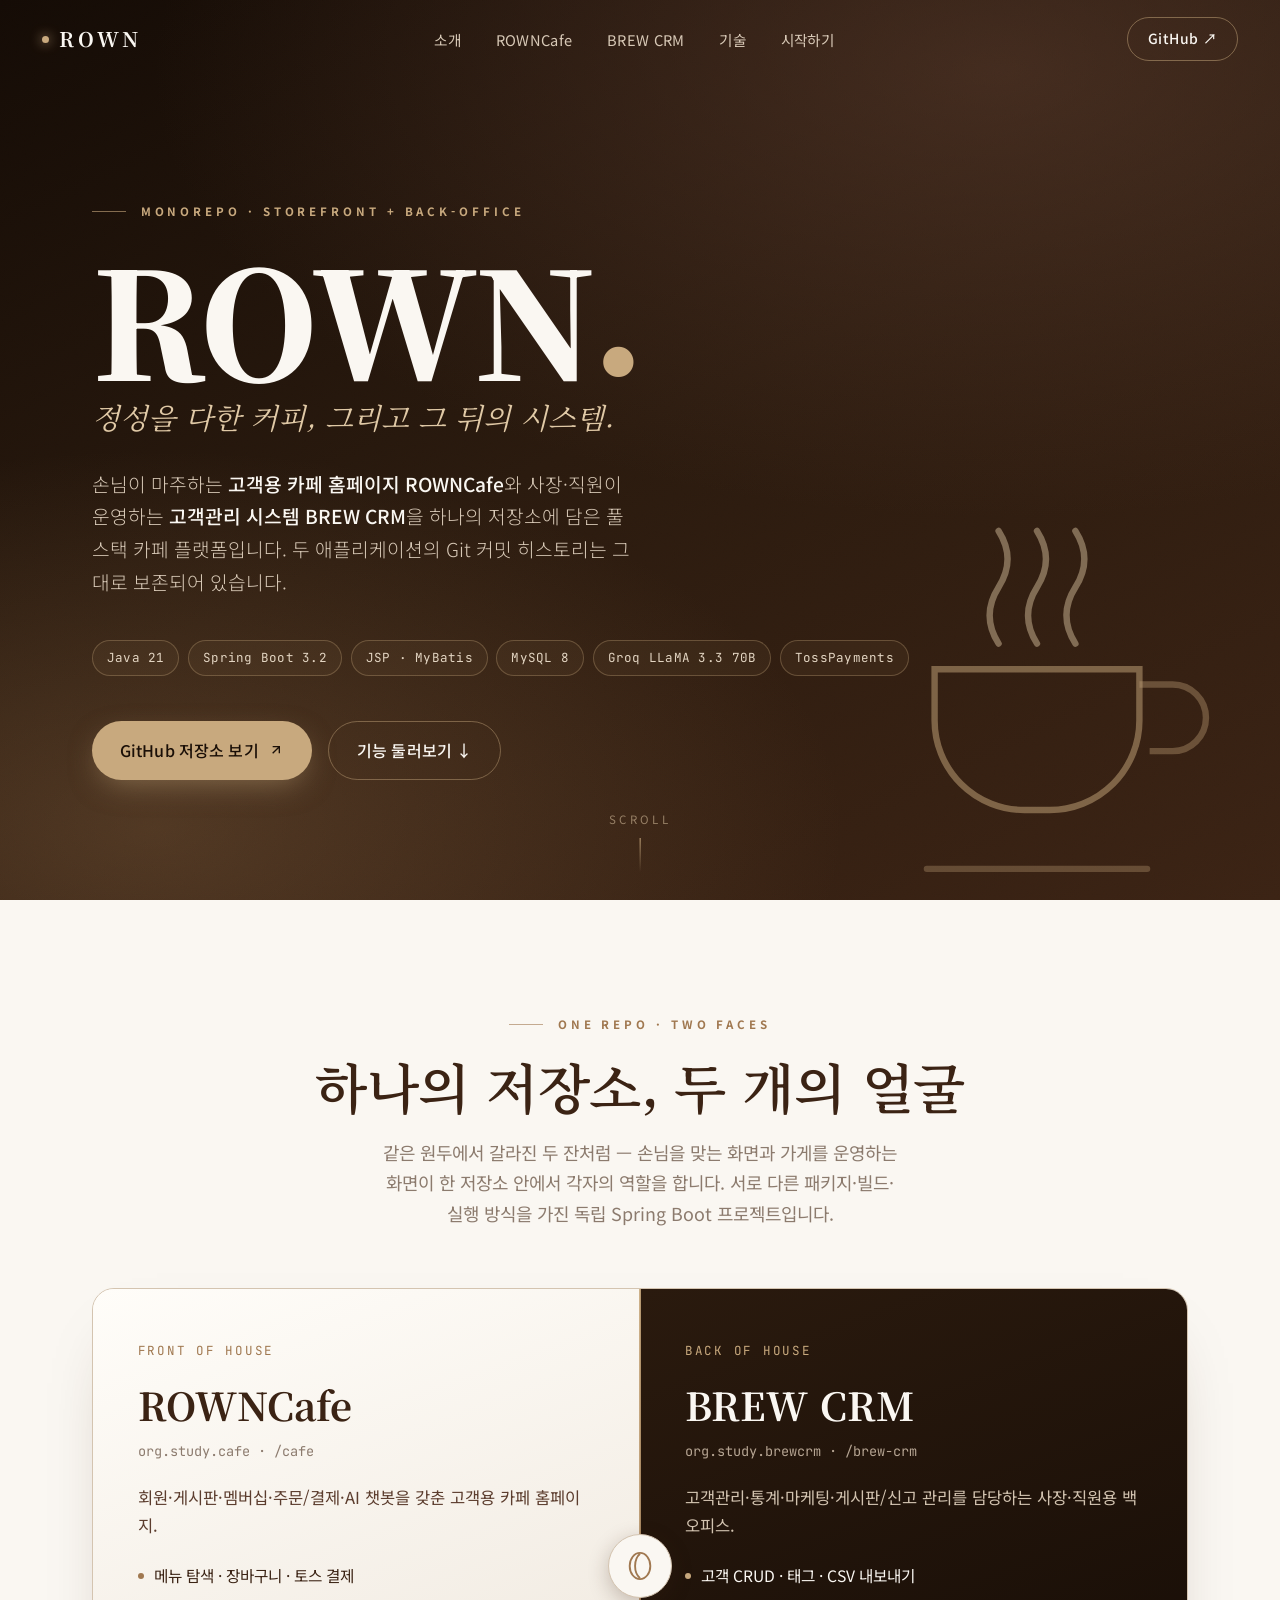
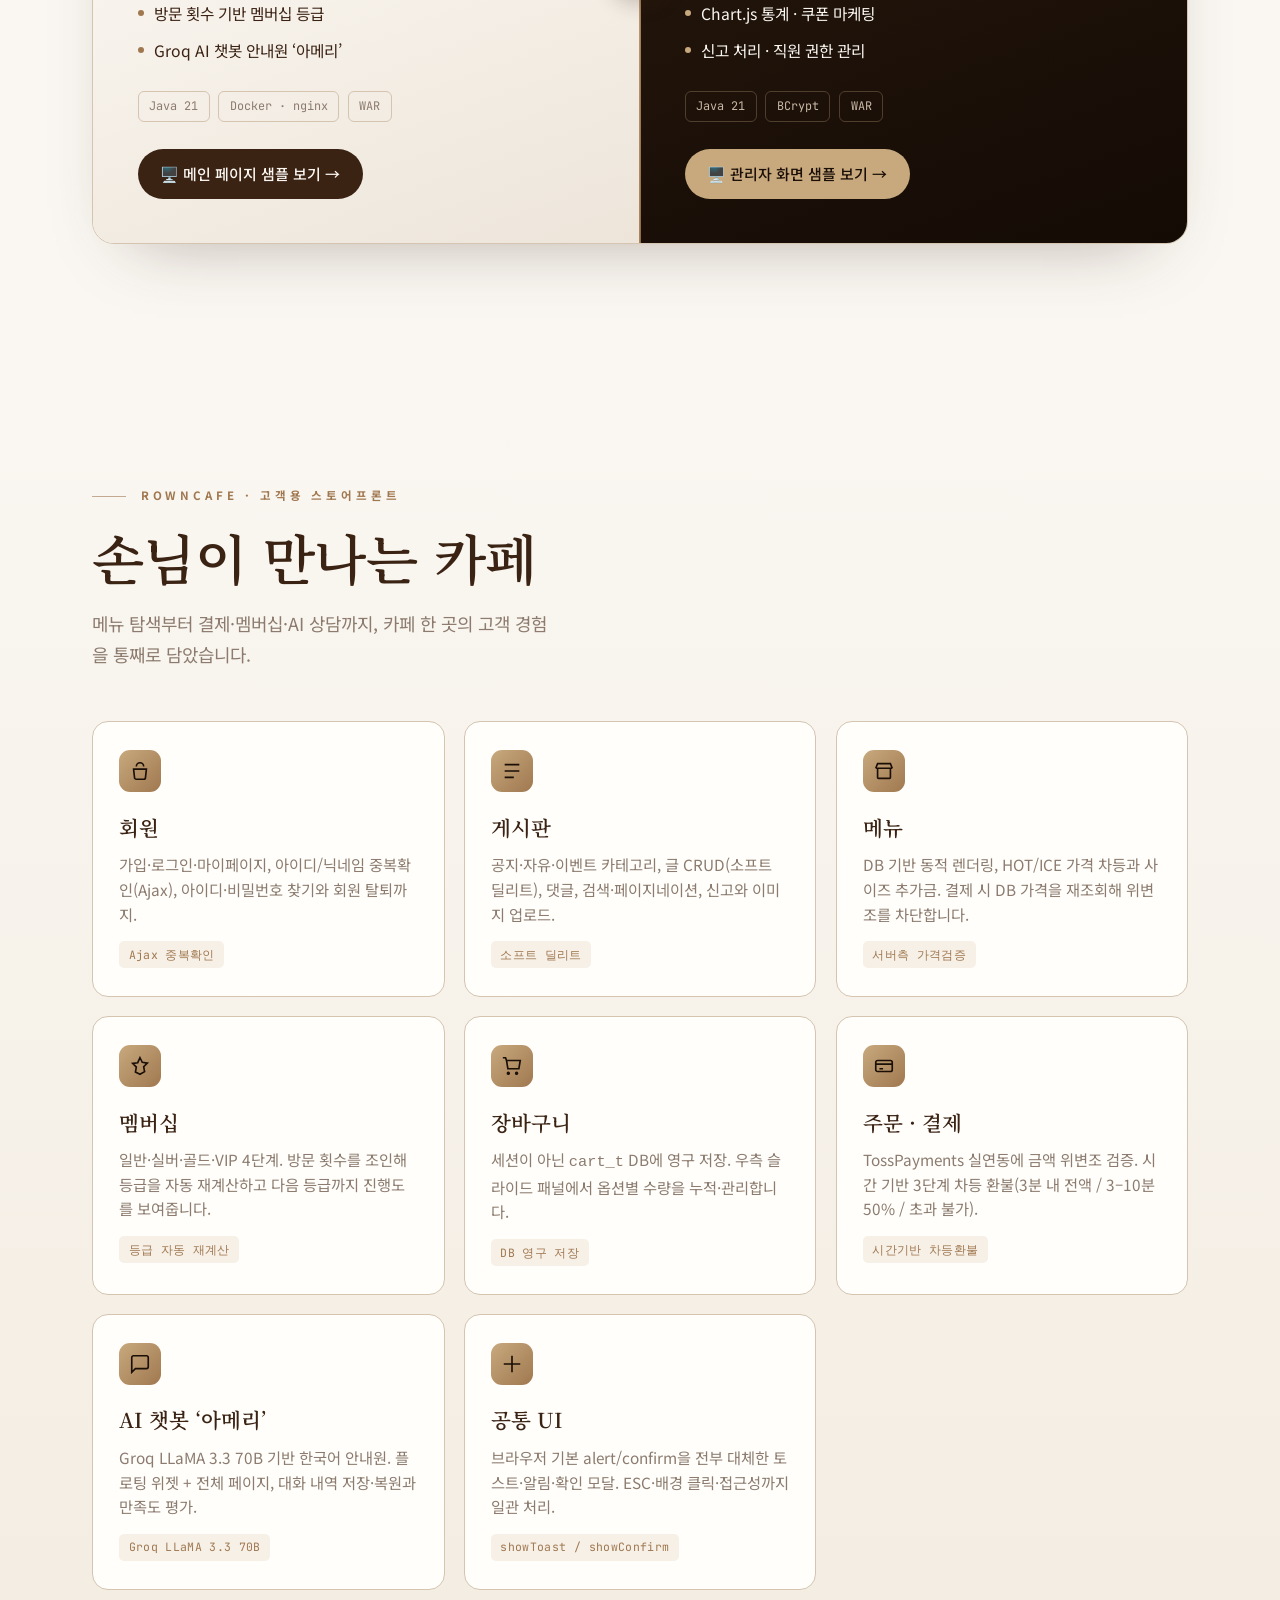
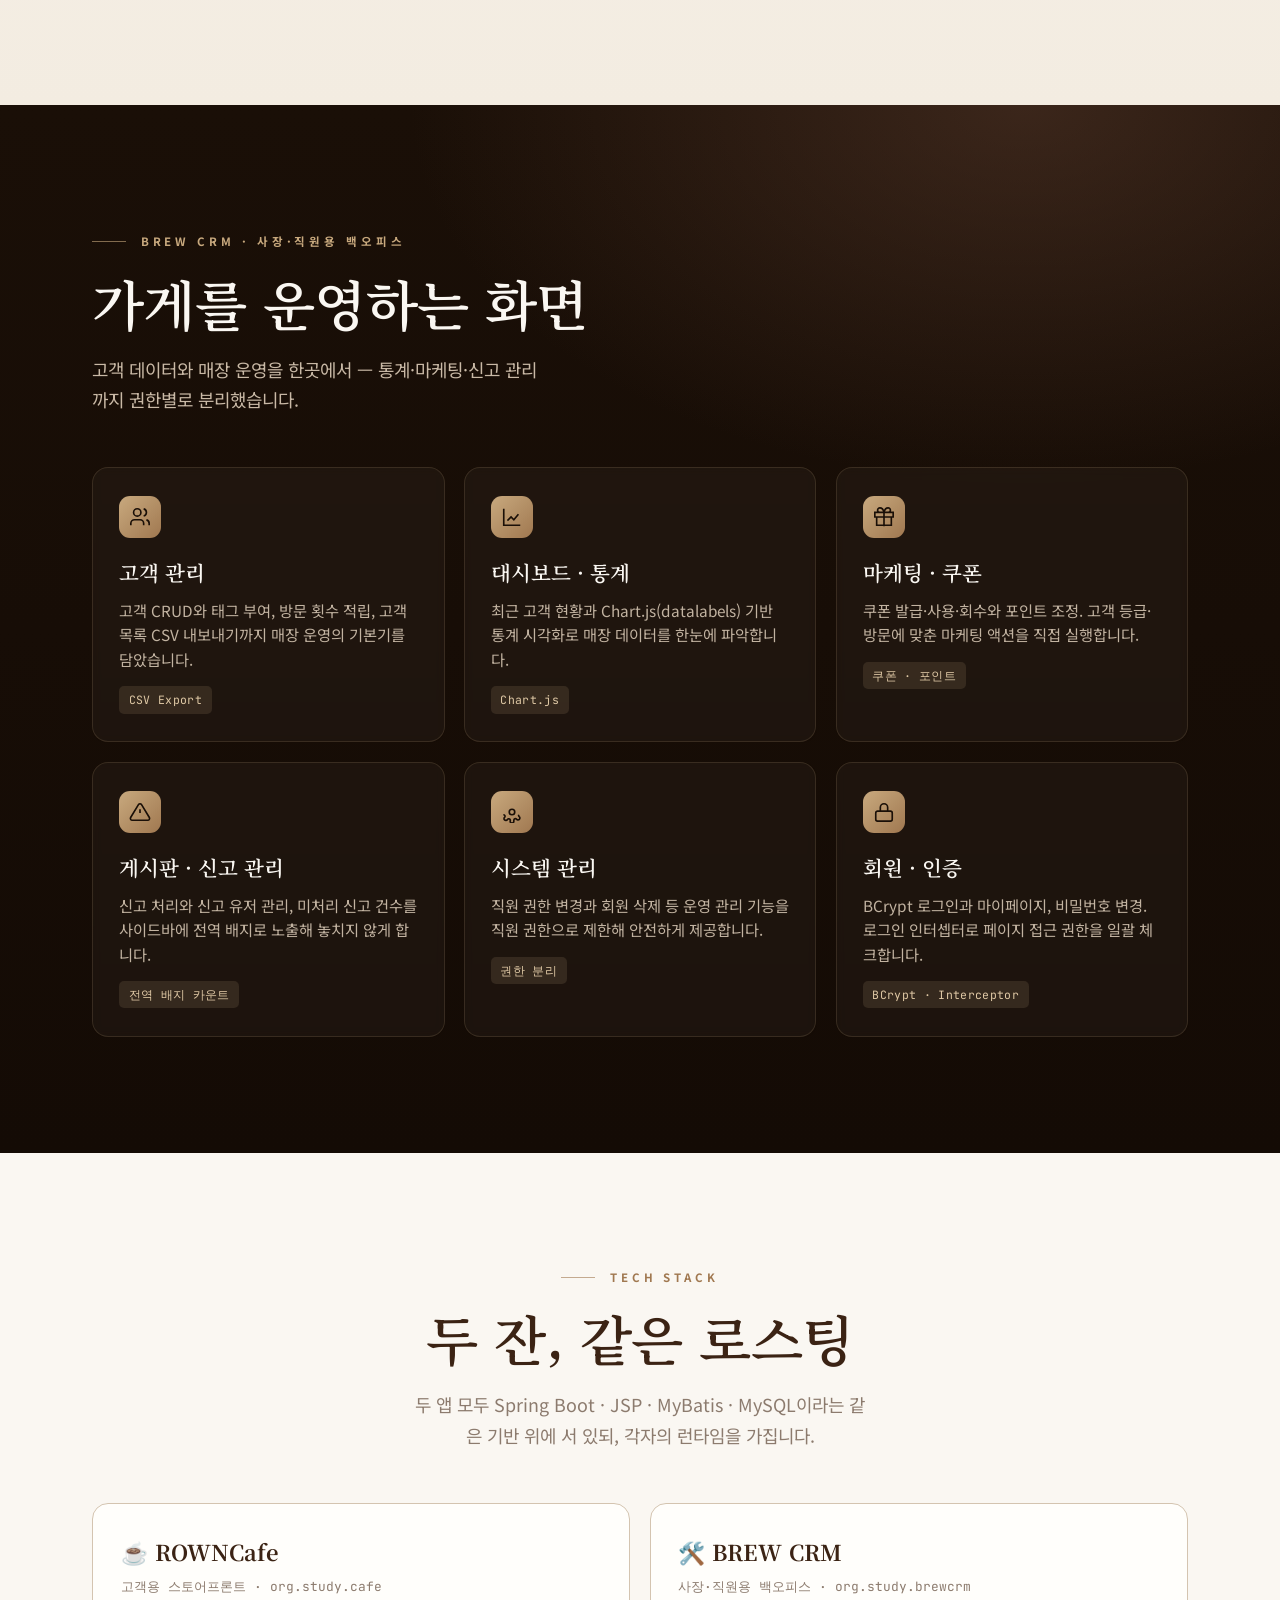
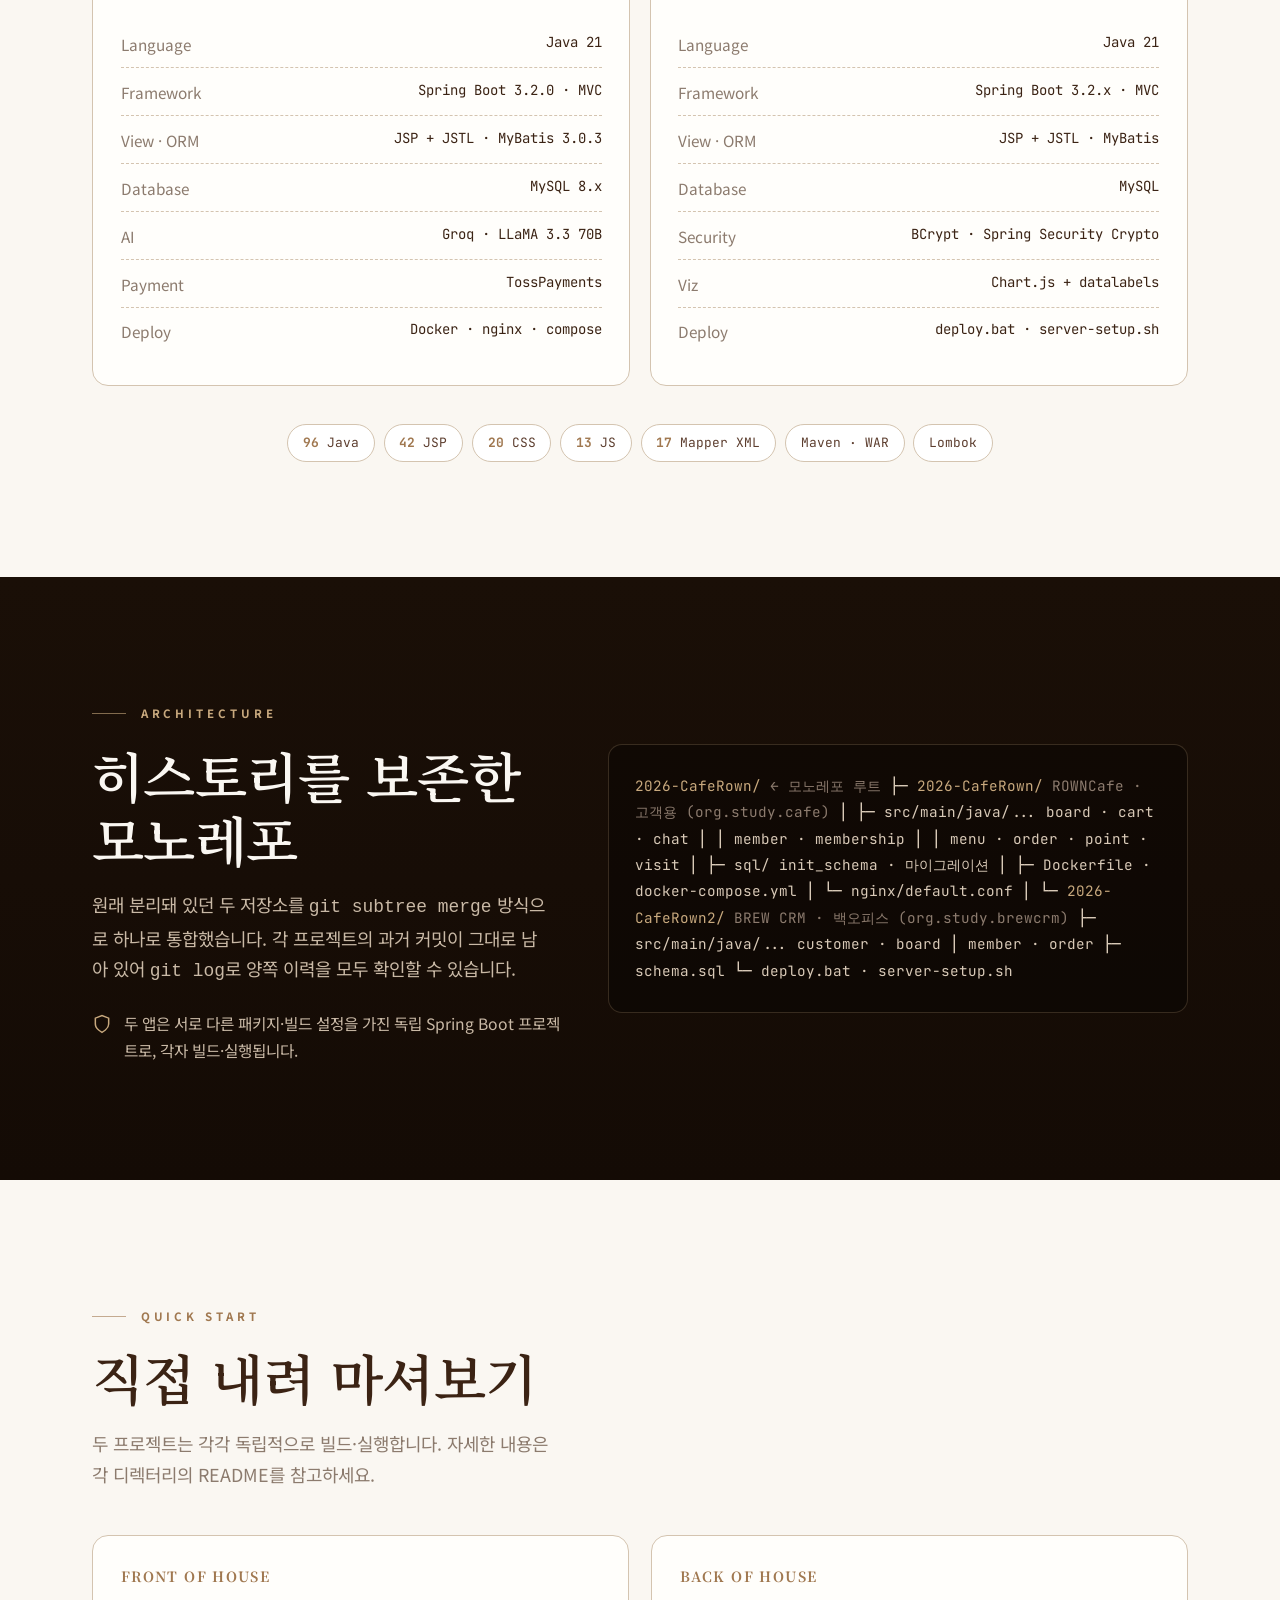
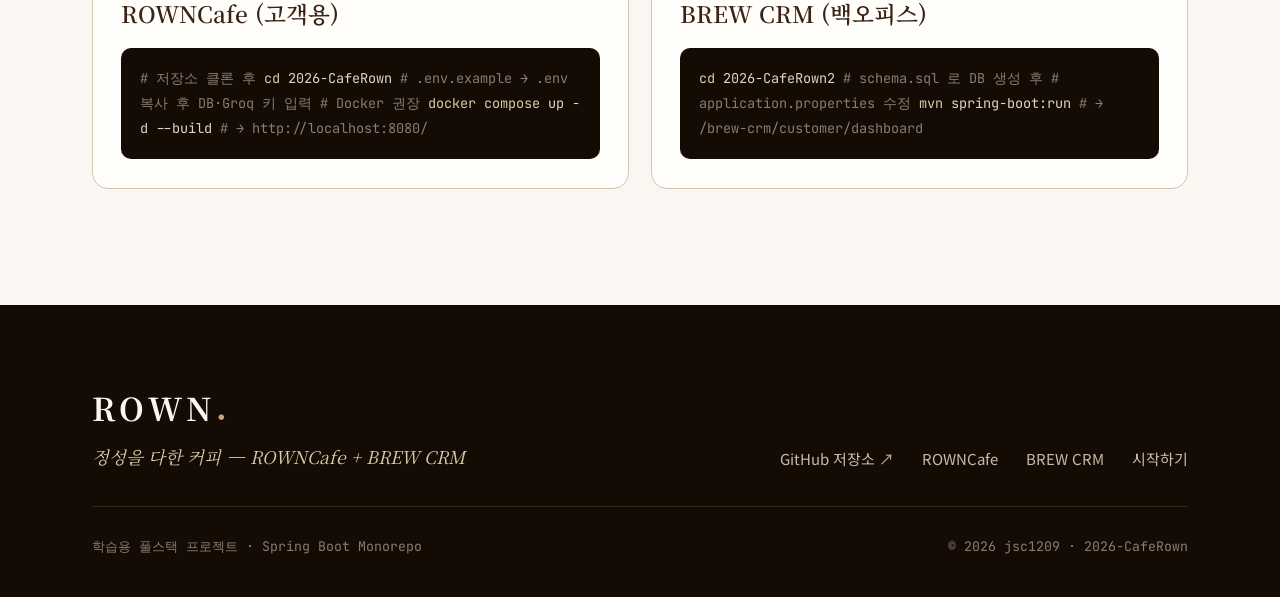
<file: docs/index.html>
<!DOCTYPE html>
<html lang="ko">
<head>
<meta charset="UTF-8" />
<meta name="viewport" content="width=device-width, initial-scale=1.0" />
<title>ROWN — 카페 플랫폼 · ROWNCafe + BREW CRM</title>
<meta name="description" content="고객용 카페 홈페이지 ROWNCafe와 사장·직원용 고객관리 시스템 BREW CRM을 하나의 저장소에 담은 풀스택 카페 플랫폼. Spring Boot · JSP · MyBatis · MySQL · Groq AI." />
<link rel="canonical" href="https://jsc1209.github.io/2026-CafeRown/" />
<meta property="og:type" content="website" />
<meta property="og:title" content="ROWN — 카페 플랫폼 (ROWNCafe + BREW CRM)" />
<meta property="og:description" content="하나의 저장소, 두 개의 얼굴 — 고객용 스토어프론트와 사장용 백오피스를 담은 풀스택 카페 플랫폼." />
<meta property="og:url" content="https://jsc1209.github.io/2026-CafeRown/" />
<link rel="preconnect" href="https://fonts.googleapis.com" />
<link rel="preconnect" href="https://fonts.gstatic.com" crossorigin />
<link href="https://fonts.googleapis.com/css2?family=Noto+Serif+KR:wght@400;500;600;700;900&family=Noto+Sans+KR:wght@300;400;500;700&family=JetBrains+Mono:wght@400;500&display=swap" rel="stylesheet" />
<style>
  :root{
    /* ── ROWN 브랜드 팔레트 (코드베이스에서 추출) ── */
    --espresso-950:#140B05;
    --espresso-900:#1A0F07;
    --espresso-800:#2A1A0E;
    --espresso-700:#3B2314;
    --espresso-600:#5C3D2E;
    --gold:#C8A97E;
    --gold-bright:#E0C9A6;
    --gold-deep:#A07850;
    --cream:#FAF7F2;
    --beige:#EDE5DA;
    --line:#D4C4B0;
    --muted:#8C7B6E;

    --serif:'Noto Serif KR',serif;
    --sans:'Noto Sans KR',sans-serif;
    --mono:'JetBrains Mono',ui-monospace,'SFMono-Regular',monospace;

    --maxw:1180px;
    --ease:cubic-bezier(.22,.61,.36,1);
  }

  *,*::before,*::after{box-sizing:border-box;margin:0;padding:0}
  html{font-size:clamp(15px,.55vw + .65rem,18px);scroll-behavior:smooth;-webkit-text-size-adjust:100%}
  body{
    font-family:var(--sans);
    background:var(--cream);
    color:var(--espresso-700);
    line-height:1.7;
    overflow-x:hidden;
    -webkit-font-smoothing:antialiased;
  }
  img,svg{display:block;max-width:100%}
  a{color:inherit;text-decoration:none}
  ::selection{background:var(--gold);color:var(--espresso-900)}

  .wrap{max-width:var(--maxw);margin-inline:auto;padding-inline:clamp(1.2rem,4vw,2.4rem)}

  .eyebrow{
    font-size:.66rem;letter-spacing:.34em;text-transform:uppercase;font-weight:700;
    display:inline-flex;align-items:center;gap:.85rem;color:var(--gold-deep);
  }
  .eyebrow::before{content:"";width:34px;height:1px;background:currentColor;opacity:.6}
  .eyebrow.on-dark{color:var(--gold)}

  h2.section-title{
    font-family:var(--serif);font-weight:600;line-height:1.18;
    font-size:clamp(1.9rem,4.4vw,3.1rem);letter-spacing:-.01em;
    margin:1.1rem 0 1.1rem;
  }
  .section-lead{font-size:clamp(1rem,1.4vw,1.12rem);color:var(--muted);max-width:46ch}
  .on-dark .section-lead{color:#C9B9A6}

  /* ───────────────────────── NAV ───────────────────────── */
  .nav{
    position:fixed;inset:0 0 auto 0;z-index:50;
    display:flex;align-items:center;justify-content:space-between;
    padding:1rem clamp(1.2rem,4vw,2.4rem);
    transition:background .4s var(--ease),backdrop-filter .4s,border-color .4s,padding .4s;
    border-bottom:1px solid transparent;
  }
  .nav.scrolled{
    background:rgba(20,11,5,.82);backdrop-filter:blur(14px) saturate(140%);
    border-bottom-color:rgba(200,169,126,.18);padding-block:.7rem;
  }
  .brand{display:flex;align-items:center;gap:.6rem;font-family:var(--serif);font-weight:700;
    font-size:1.15rem;letter-spacing:.16em;color:var(--cream)}
  .brand .dot{width:7px;height:7px;border-radius:50%;background:var(--gold);box-shadow:0 0 12px var(--gold)}
  .nav-links{display:flex;align-items:center;gap:2rem;list-style:none}
  .nav-links a{font-size:.84rem;color:#D8C9B7;letter-spacing:.02em;transition:color .25s}
  .nav-links a:hover{color:var(--gold-bright)}
  .nav-cta{
    font-size:.8rem;font-weight:500;letter-spacing:.04em;
    padding:.5rem 1.1rem;border:1px solid rgba(200,169,126,.5);border-radius:999px;
    color:var(--cream);transition:background .25s,border-color .25s,color .25s;
  }
  .nav-cta:hover{background:var(--gold);border-color:var(--gold);color:var(--espresso-900)}
  .nav-burger{display:none;background:none;border:0;color:var(--cream);font-size:1.4rem;line-height:1}
  @media(max-width:820px){
    .nav-links{display:none}
    .nav-burger{display:block}
  }

  /* ───────────────────────── HERO ───────────────────────── */
  .hero{
    position:relative;min-height:100svh;display:flex;align-items:center;
    background:
      radial-gradient(120% 90% at 78% 8%,rgba(92,61,46,.55) 0%,transparent 55%),
      radial-gradient(90% 70% at 12% 92%,rgba(160,120,80,.30) 0%,transparent 60%),
      linear-gradient(155deg,var(--espresso-950) 0%,var(--espresso-800) 48%,var(--espresso-700) 100%);
    overflow:hidden;
  }
  /* 필름 그레인 */
  .hero::after{
    content:"";position:absolute;inset:0;pointer-events:none;opacity:.05;mix-blend-mode:overlay;
    background-image:url("data:image/svg+xml,%3Csvg xmlns='http://www.w3.org/2000/svg' width='160' height='160'%3E%3Cfilter id='n'%3E%3CfeTurbulence type='fractalNoise' baseFrequency='.9' numOctaves='2'/%3E%3C/filter%3E%3Crect width='100%25' height='100%25' filter='url(%23n)'/%3E%3C/svg%3E");
  }
  .hero-inner{position:relative;z-index:2;width:100%;padding-block:8rem 4rem}
  .hero h1{
    font-family:var(--serif);font-weight:900;color:var(--cream);
    font-size:clamp(3.6rem,13vw,8.5rem);line-height:.92;letter-spacing:-.02em;
    margin:1.6rem 0 .4rem;
  }
  .hero h1 .accent{color:var(--gold);position:relative}
  .hero .tagline{
    font-family:var(--serif);font-weight:400;font-style:italic;
    font-size:clamp(1.1rem,2.6vw,1.65rem);color:var(--gold-bright);margin-bottom:1.5rem;
  }
  .hero p.lede{
    max-width:54ch;color:#D8C9B7;font-size:clamp(1rem,1.5vw,1.12rem);font-weight:300;
    margin-bottom:2.4rem;
  }
  .hero p.lede strong{color:var(--cream);font-weight:500}
  .hero-meta{display:flex;flex-wrap:wrap;gap:.5rem;margin-bottom:2.6rem}
  .chip{
    font-family:var(--mono);font-size:.72rem;letter-spacing:.02em;
    padding:.35rem .8rem;border:1px solid rgba(200,169,126,.32);border-radius:999px;
    color:#E3D5C2;background:rgba(200,169,126,.06);
  }
  .hero-cta{display:flex;flex-wrap:wrap;gap:.9rem}
  .btn{
    display:inline-flex;align-items:center;gap:.55rem;font-weight:500;font-size:.92rem;
    padding:.85rem 1.6rem;border-radius:999px;letter-spacing:.01em;
    transition:transform .25s var(--ease),box-shadow .25s,background .25s,color .25s;
  }
  .btn-primary{background:var(--gold);color:var(--espresso-900);box-shadow:0 10px 30px -8px rgba(200,169,126,.5)}
  .btn-primary:hover{transform:translateY(-2px);box-shadow:0 16px 38px -8px rgba(200,169,126,.65);background:var(--gold-bright)}
  .btn-ghost{border:1px solid rgba(200,169,126,.45);color:var(--cream)}
  .btn-ghost:hover{transform:translateY(-2px);background:rgba(200,169,126,.12)}

  /* 김(steam) + 컵 시그니처 */
  .steam-cup{position:absolute;right:clamp(-40px,4vw,80px);bottom:0;z-index:1;opacity:.9;
    width:clamp(220px,30vw,420px)}
  .steam{transform-origin:bottom center}
  .steam path{stroke:rgba(224,201,166,.5);stroke-width:5;fill:none;stroke-linecap:round}
  .s1{animation:rise 4.6s var(--ease) infinite}
  .s2{animation:rise 5.4s var(--ease) infinite .8s}
  .s3{animation:rise 6.0s var(--ease) infinite 1.6s}
  @keyframes rise{
    0%{opacity:0;transform:translateY(14px) scaleY(.85)}
    25%{opacity:.7}
    70%{opacity:.35}
    100%{opacity:0;transform:translateY(-26px) scaleY(1.15)}
  }
  @media(max-width:720px){.steam-cup{opacity:.22;right:-30px}}

  .scroll-cue{position:absolute;left:50%;bottom:1.6rem;transform:translateX(-50%);z-index:2;
    color:rgba(224,201,166,.55);font-size:.66rem;letter-spacing:.3em;text-transform:uppercase;
    display:flex;flex-direction:column;align-items:center;gap:.5rem}
  .scroll-cue .bar{width:1px;height:34px;background:linear-gradient(var(--gold),transparent);
    animation:cue 2.2s ease-in-out infinite}
  @keyframes cue{0%,100%{transform:scaleY(.4);opacity:.4}50%{transform:scaleY(1);opacity:1}}

  /* ──────────────── 시그니처: 두 개의 얼굴 ──────────────── */
  .duality{background:var(--cream);padding:clamp(4.5rem,9vw,7.5rem) 0;position:relative}
  .duality-head{text-align:center;display:flex;flex-direction:column;align-items:center;margin-bottom:3.4rem}
  .duality-head .section-lead{text-align:center;max-width:52ch}
  .split{
    position:relative;display:grid;grid-template-columns:1fr 1fr;
    border:1px solid var(--line);border-radius:22px;overflow:hidden;
    box-shadow:0 30px 70px -40px rgba(58,35,20,.4);
  }
  .face{padding:clamp(1.8rem,3.5vw,3rem)}
  .face-front{background:linear-gradient(160deg,#FFFDF9 0%,var(--beige) 100%)}
  .face-back{background:linear-gradient(160deg,var(--espresso-800) 0%,var(--espresso-950) 100%);color:var(--cream)}
  .face .role{font-family:var(--mono);font-size:.72rem;letter-spacing:.14em;text-transform:uppercase;color:var(--gold-deep)}
  .face-back .role{color:var(--gold)}
  .face h3{font-family:var(--serif);font-weight:700;font-size:clamp(1.6rem,3.2vw,2.2rem);margin:.5rem 0 .2rem}
  .face .ctx{font-family:var(--mono);font-size:.78rem;color:var(--muted);margin-bottom:1.1rem}
  .face-back .ctx{color:#B6A593}
  .face p.desc{font-size:.95rem;margin-bottom:1.4rem;color:var(--espresso-600)}
  .face-back p.desc{color:#D2C3B0}
  .mini{list-style:none;display:flex;flex-direction:column;gap:.6rem}
  .mini li{display:flex;align-items:flex-start;gap:.6rem;font-size:.9rem}
  .mini li::before{content:"";flex:0 0 auto;width:6px;height:6px;margin-top:.55rem;border-radius:50%;
    background:var(--gold-deep)}
  .face-back .mini li::before{background:var(--gold)}
  .face .specs{margin-top:1.5rem;display:flex;gap:.5rem;flex-wrap:wrap}
  .face .specs span{font-family:var(--mono);font-size:.68rem;padding:.28rem .6rem;border-radius:6px;
    border:1px solid var(--line);color:var(--muted)}
  .face-back .specs span{border-color:rgba(200,169,126,.3);color:#C9B9A6}
  .face-sample{display:inline-flex;align-items:center;gap:.5rem;margin-top:1.5rem;font-size:.86rem;font-weight:500;
    padding:.7rem 1.3rem;border-radius:999px;transition:transform .25s var(--ease),box-shadow .25s,background .25s,color .25s}
  .face-front .face-sample{background:var(--espresso-700);color:var(--cream)}
  .face-front .face-sample:hover{transform:translateY(-2px);background:var(--gold-deep);box-shadow:0 12px 26px -12px rgba(58,35,20,.6)}
  .face-back .face-sample{background:var(--gold);color:var(--espresso-900)}
  .face-back .face-sample:hover{transform:translateY(-2px);background:var(--gold-bright);box-shadow:0 12px 28px -10px rgba(200,169,126,.55)}

  /* 가운데 솔기 + 원두 */
  .seam{position:absolute;top:0;bottom:0;left:50%;width:2px;transform:translateX(-50%);
    background:linear-gradient(var(--gold),var(--gold-deep));opacity:.9;z-index:3}
  .bean{position:absolute;top:50%;left:50%;transform:translate(-50%,-50%);z-index:4;
    width:64px;height:64px;border-radius:50%;background:var(--cream);
    display:grid;place-items:center;box-shadow:0 6px 20px rgba(58,35,20,.25);border:1px solid var(--line)}
  @media(max-width:760px){
    .split{grid-template-columns:1fr}
    .seam{left:0;right:0;top:50%;bottom:auto;width:auto;height:2px;transform:translateY(-50%);
      background:linear-gradient(90deg,var(--gold),var(--gold-deep))}
  }

  /* ──────────────── 기능 섹션 (공통) ──────────────── */
  .features{padding:clamp(4.5rem,9vw,7rem) 0}
  .feat-front{background:linear-gradient(180deg,var(--cream),#F3ECE1)}
  .feat-back{background:
    radial-gradient(80% 60% at 80% 0%,rgba(92,61,46,.5),transparent 60%),
    linear-gradient(180deg,var(--espresso-900),var(--espresso-950));color:var(--cream)}
  .feat-back.on-dark .section-title{color:var(--cream)}
  .feat-head{margin-bottom:3rem;max-width:62ch}
  .grid{display:grid;grid-template-columns:repeat(auto-fill,minmax(260px,1fr));gap:1.1rem}
  .card{
    position:relative;padding:1.6rem 1.5rem;border-radius:16px;overflow:hidden;
    transition:transform .35s var(--ease),box-shadow .35s,border-color .35s;
  }
  .feat-front .card{background:#FFFEFB;border:1px solid var(--line)}
  .feat-front .card:hover{transform:translateY(-5px);box-shadow:0 20px 40px -22px rgba(58,35,20,.45);border-color:var(--gold)}
  .feat-back .card{background:rgba(255,255,255,.035);border:1px solid rgba(200,169,126,.16);backdrop-filter:blur(4px)}
  .feat-back .card:hover{transform:translateY(-5px);border-color:rgba(200,169,126,.5);background:rgba(255,255,255,.06)}
  .card .ico{width:42px;height:42px;border-radius:11px;display:grid;place-items:center;margin-bottom:1rem;
    background:linear-gradient(135deg,var(--gold),var(--gold-deep))}
  .card .ico svg{width:22px;height:22px;stroke:var(--espresso-900);stroke-width:1.8;fill:none}
  .card h4{font-family:var(--serif);font-weight:600;font-size:1.18rem;margin-bottom:.45rem}
  .feat-back .card h4{color:var(--cream)}
  .card p{font-size:.88rem;color:var(--muted);line-height:1.6}
  .feat-back .card p{color:#C2B3A1}
  .card .tag{display:inline-block;margin-top:.85rem;font-family:var(--mono);font-size:.66rem;
    letter-spacing:.03em;padding:.22rem .55rem;border-radius:5px;
    background:rgba(200,169,126,.16);color:var(--gold-deep)}
  .feat-back .card .tag{background:rgba(200,169,126,.14);color:var(--gold-bright)}

  /* ──────────────── 기술 스택 ──────────────── */
  .tech{background:var(--cream);padding:clamp(4.5rem,9vw,7rem) 0}
  .tech-head{text-align:center;display:flex;flex-direction:column;align-items:center;margin-bottom:3rem}
  .tech-head .section-lead{text-align:center}
  .stack-grid{display:grid;grid-template-columns:1fr 1fr;gap:1.1rem;margin-bottom:2.2rem}
  .stack-col{border:1px solid var(--line);border-radius:16px;padding:1.7rem 1.6rem;background:#FFFEFB}
  .stack-col h4{font-family:var(--serif);font-weight:700;font-size:1.25rem;display:flex;align-items:center;gap:.6rem;margin-bottom:.3rem}
  .stack-col .sub{font-family:var(--mono);font-size:.74rem;color:var(--muted);margin-bottom:1.3rem}
  .kv{display:flex;justify-content:space-between;gap:1rem;padding:.6rem 0;border-bottom:1px dashed var(--line);font-size:.88rem}
  .kv:last-child{border-bottom:0}
  .kv .k{color:var(--muted)}
  .kv .v{font-family:var(--mono);font-size:.8rem;color:var(--espresso-700);text-align:right}
  .badges{display:flex;flex-wrap:wrap;gap:.5rem;justify-content:center}
  .badge{font-family:var(--mono);font-size:.74rem;padding:.4rem .85rem;border-radius:999px;
    border:1px solid var(--line);background:#fff;color:var(--espresso-600)}
  .badge b{color:var(--gold-deep)}
  @media(max-width:680px){.stack-grid{grid-template-columns:1fr}}

  /* ──────────────── 아키텍처 ──────────────── */
  .arch{background:linear-gradient(180deg,var(--espresso-900),var(--espresso-950));color:var(--cream);
    padding:clamp(4.5rem,9vw,7rem) 0}
  .arch .grid2{display:grid;grid-template-columns:.9fr 1.1fr;gap:2.4rem;align-items:center}
  .arch .section-lead{color:#C9B9A6}
  .tree{background:rgba(0,0,0,.32);border:1px solid rgba(200,169,126,.22);border-radius:14px;
    padding:1.6rem 1.5rem;font-family:var(--mono);font-size:.82rem;line-height:1.85;color:#D8C9B7;overflow-x:auto}
  .tree .c{color:var(--gold)}
  .tree .m{color:var(--muted)}
  .note{margin-top:1.4rem;display:flex;gap:.7rem;align-items:flex-start;font-size:.9rem;color:#C9B9A6}
  .note svg{flex:0 0 auto;width:20px;height:20px;stroke:var(--gold);stroke-width:1.8;fill:none;margin-top:.15rem}
  @media(max-width:820px){.arch .grid2{grid-template-columns:1fr;gap:1.8rem}}

  /* ──────────────── 시작하기 ──────────────── */
  .start{background:var(--cream);padding:clamp(4.5rem,9vw,7rem) 0}
  .start-head{margin-bottom:2.6rem}
  .steps{display:grid;grid-template-columns:1fr 1fr;gap:1.3rem}
  .step{border:1px solid var(--line);border-radius:16px;padding:1.7rem 1.6rem;background:#FFFEFB}
  .step .n{font-family:var(--serif);font-weight:700;font-size:.8rem;color:var(--gold-deep);
    letter-spacing:.1em;text-transform:uppercase;margin-bottom:.3rem}
  .step h4{font-family:var(--serif);font-weight:600;font-size:1.3rem;margin-bottom:.9rem}
  .code{background:var(--espresso-950);border-radius:10px;padding:1rem 1.1rem;font-family:var(--mono);
    font-size:.78rem;line-height:1.85;color:#E3D5C2;overflow-x:auto}
  .code .cm{color:var(--muted)}
  .code .cmd{color:var(--gold-bright)}
  @media(max-width:680px){.steps{grid-template-columns:1fr}}

  /* ──────────────── 푸터 ──────────────── */
  .footer{background:var(--espresso-950);color:#C9B9A6;padding:clamp(3rem,6vw,4.5rem) 0 2.4rem}
  .footer .top{display:flex;justify-content:space-between;align-items:flex-end;flex-wrap:wrap;gap:1.5rem;
    padding-bottom:2rem;border-bottom:1px solid rgba(200,169,126,.18)}
  .footer .fbrand{font-family:var(--serif);font-weight:700;font-size:1.8rem;letter-spacing:.14em;color:var(--cream)}
  .footer .fbrand span{color:var(--gold)}
  .footer .ftag{font-family:var(--serif);font-style:italic;color:var(--gold-bright);margin-top:.4rem}
  .footer .flinks{display:flex;gap:1.6rem;flex-wrap:wrap}
  .footer .flinks a{font-size:.86rem;transition:color .25s}
  .footer .flinks a:hover{color:var(--gold-bright)}
  .footer .bottom{padding-top:1.6rem;display:flex;justify-content:space-between;flex-wrap:wrap;gap:.6rem;
    font-size:.76rem;color:var(--muted);font-family:var(--mono)}

  /* ──────────────── 스크롤 리빌 ──────────────── */
  .reveal{opacity:0;transform:translateY(26px);transition:opacity .8s var(--ease),transform .8s var(--ease)}
  .reveal.in{opacity:1;transform:none}

  @media(prefers-reduced-motion:reduce){
    *{animation:none!important;transition:none!important;scroll-behavior:auto!important}
    .reveal{opacity:1;transform:none}
  }
  :focus-visible{outline:2px solid var(--gold);outline-offset:3px;border-radius:4px}
</style>
</head>
<body>

<!-- ═══════════════ NAV ═══════════════ -->
<nav class="nav" id="nav">
  <a class="brand" href="#top"><span class="dot"></span>ROWN</a>
  <ul class="nav-links">
    <li><a href="#duality">소개</a></li>
    <li><a href="#rowncafe">ROWNCafe</a></li>
    <li><a href="#brewcrm">BREW CRM</a></li>
    <li><a href="#tech">기술</a></li>
    <li><a href="#start">시작하기</a></li>
  </ul>
  <a class="nav-cta" href="https://github.com/jsc1209/2026-CafeRown" target="_blank" rel="noopener">GitHub ↗</a>
  <button class="nav-burger" aria-label="메뉴" onclick="document.querySelector('.nav-links').scrollIntoView()">☰</button>
</nav>

<!-- ═══════════════ HERO ═══════════════ -->
<header class="hero" id="top">
  <svg class="steam-cup" viewBox="0 0 300 320" aria-hidden="true">
    <g class="steam">
      <path class="s1" d="M120 120 q-14 -22 0 -44 q14 -22 0 -44"/>
      <path class="s2" d="M150 120 q-14 -22 0 -44 q14 -22 0 -44"/>
      <path class="s3" d="M180 120 q-14 -22 0 -44 q14 -22 0 -44"/>
    </g>
    <!-- cup -->
    <path d="M70 140 h160 v40 a70 70 0 0 1 -70 70 h-20 a70 70 0 0 1 -70 -70 z"
          fill="none" stroke="rgba(200,169,126,.55)" stroke-width="5"/>
    <path d="M230 152 h26 a26 26 0 0 1 0 52 h-18" fill="none" stroke="rgba(200,169,126,.4)" stroke-width="5"/>
    <path d="M64 296 h172" stroke="rgba(200,169,126,.35)" stroke-width="5" stroke-linecap="round"/>
  </svg>

  <div class="wrap hero-inner reveal in">
    <span class="eyebrow on-dark">Monorepo · Storefront + Back-office</span>
    <h1>ROWN<span class="accent">.</span></h1>
    <p class="tagline">정성을 다한 커피, 그리고 그 뒤의 시스템.</p>
    <p class="lede">
      손님이 마주하는 <strong>고객용 카페 홈페이지 ROWNCafe</strong>와
      사장·직원이 운영하는 <strong>고객관리 시스템 BREW CRM</strong>을
      하나의 저장소에 담은 풀스택 카페 플랫폼입니다.
      두 애플리케이션의 Git 커밋 히스토리는 그대로 보존되어 있습니다.
    </p>
    <div class="hero-meta">
      <span class="chip">Java 21</span>
      <span class="chip">Spring Boot 3.2</span>
      <span class="chip">JSP · MyBatis</span>
      <span class="chip">MySQL 8</span>
      <span class="chip">Groq LLaMA 3.3 70B</span>
      <span class="chip">TossPayments</span>
    </div>
    <div class="hero-cta">
      <a class="btn btn-primary" href="https://github.com/jsc1209/2026-CafeRown" target="_blank" rel="noopener">
        GitHub 저장소 보기
        <svg width="16" height="16" viewBox="0 0 24 24" fill="none" stroke="currentColor" stroke-width="2"><path d="M7 17 17 7M7 7h10v10"/></svg>
      </a>
      <a class="btn btn-ghost" href="#duality">기능 둘러보기 ↓</a>
    </div>
  </div>

  <div class="scroll-cue"><span>Scroll</span><span class="bar"></span></div>
</header>

<!-- ═══════════════ 시그니처: 두 개의 얼굴 ═══════════════ -->
<section class="duality" id="duality">
  <div class="wrap">
    <div class="duality-head reveal">
      <span class="eyebrow">One Repo · Two Faces</span>
      <h2 class="section-title">하나의 저장소, 두 개의 얼굴</h2>
      <p class="section-lead">
        같은 원두에서 갈라진 두 잔처럼 — 손님을 맞는 화면과 가게를 운영하는 화면이
        한 저장소 안에서 각자의 역할을 합니다. 서로 다른 패키지·빌드·실행 방식을 가진
        독립 Spring Boot 프로젝트입니다.
      </p>
    </div>

    <div class="split reveal">
      <div class="face face-front">
        <span class="role">Front of House</span>
        <h3>ROWNCafe</h3>
        <p class="ctx">org.study.cafe · /cafe</p>
        <p class="desc">회원·게시판·멤버십·주문/결제·AI 챗봇을 갖춘 고객용 카페 홈페이지.</p>
        <ul class="mini">
          <li>메뉴 탐색 · 장바구니 · 토스 결제</li>
          <li>방문 횟수 기반 멤버십 등급</li>
          <li>Groq AI 챗봇 안내원 ‘아메리’</li>
        </ul>
        <div class="specs"><span>Java 21</span><span>Docker · nginx</span><span>WAR</span></div>
        <a class="face-sample" href="sample-rowncafe.html">🖥️ 메인 페이지 샘플 보기 →</a>
      </div>

      <div class="face face-back">
        <span class="role">Back of House</span>
        <h3>BREW CRM</h3>
        <p class="ctx">org.study.brewcrm · /brew-crm</p>
        <p class="desc">고객관리·통계·마케팅·게시판/신고 관리를 담당하는 사장·직원용 백오피스.</p>
        <ul class="mini">
          <li>고객 CRUD · 태그 · CSV 내보내기</li>
          <li>Chart.js 통계 · 쿠폰 마케팅</li>
          <li>신고 처리 · 직원 권한 관리</li>
        </ul>
        <div class="specs"><span>Java 21</span><span>BCrypt</span><span>WAR</span></div>
        <a class="face-sample" href="sample-brewcrm.html">🖥️ 관리자 화면 샘플 보기 →</a>
      </div>

      <div class="seam"></div>
      <div class="bean" aria-hidden="true">
        <svg width="30" height="30" viewBox="0 0 32 32" fill="none">
          <ellipse cx="16" cy="16" rx="11" ry="14" stroke="#A07850" stroke-width="2"/>
          <path d="M16 3 C9 9 9 23 16 29" stroke="#A07850" stroke-width="2" fill="none"/>
        </svg>
      </div>
    </div>
  </div>
</section>

<!-- ═══════════════ ROWNCafe 기능 ═══════════════ -->
<section class="features feat-front" id="rowncafe">
  <div class="wrap">
    <div class="feat-head reveal">
      <span class="eyebrow">ROWNCafe · 고객용 스토어프론트</span>
      <h2 class="section-title">손님이 만나는 카페</h2>
      <p class="section-lead">메뉴 탐색부터 결제·멤버십·AI 상담까지, 카페 한 곳의 고객 경험을 통째로 담았습니다.</p>
    </div>

    <div class="grid">
      <div class="card reveal">
        <div class="ico"><svg viewBox="0 0 24 24"><path d="M16 7a4 4 0 1 0-8 0M5 10h14l-1 9a2 2 0 0 1-2 2H8a2 2 0 0 1-2-2z"/></svg></div>
        <h4>회원</h4>
        <p>가입·로그인·마이페이지, 아이디/닉네임 중복확인(Ajax), 아이디·비밀번호 찾기와 회원 탈퇴까지.</p>
        <span class="tag">Ajax 중복확인</span>
      </div>
      <div class="card reveal">
        <div class="ico"><svg viewBox="0 0 24 24"><path d="M4 5h16M4 12h16M4 19h10"/></svg></div>
        <h4>게시판</h4>
        <p>공지·자유·이벤트 카테고리, 글 CRUD(소프트 딜리트), 댓글, 검색·페이지네이션, 신고와 이미지 업로드.</p>
        <span class="tag">소프트 딜리트</span>
      </div>
      <div class="card reveal">
        <div class="ico"><svg viewBox="0 0 24 24"><path d="M3 9h18M3 9l2-5h14l2 5M5 9v10a1 1 0 0 0 1 1h12a1 1 0 0 0 1-1V9"/></svg></div>
        <h4>메뉴</h4>
        <p>DB 기반 동적 렌더링, HOT/ICE 가격 차등과 사이즈 추가금. 결제 시 DB 가격을 재조회해 위변조를 차단합니다.</p>
        <span class="tag">서버측 가격검증</span>
      </div>
      <div class="card reveal">
        <div class="ico"><svg viewBox="0 0 24 24"><path d="M12 3l2.5 5 5.5.8-4 4 1 5.4L12 21l-5-2.4 1-5.4-4-4 5.5-.8z"/></svg></div>
        <h4>멤버십</h4>
        <p>일반·실버·골드·VIP 4단계. 방문 횟수를 조인해 등급을 자동 재계산하고 다음 등급까지 진행도를 보여줍니다.</p>
        <span class="tag">등급 자동 재계산</span>
      </div>
      <div class="card reveal">
        <div class="ico"><svg viewBox="0 0 24 24"><path d="M6 6h15l-1.5 9h-12zM6 6 5 3H2M9 20a1 1 0 1 0 0 .01M18 20a1 1 0 1 0 0 .01"/></svg></div>
        <h4>장바구니</h4>
        <p>세션이 아닌 <code>cart_t</code> DB에 영구 저장. 우측 슬라이드 패널에서 옵션별 수량을 누적·관리합니다.</p>
        <span class="tag">DB 영구 저장</span>
      </div>
      <div class="card reveal">
        <div class="ico"><svg viewBox="0 0 24 24"><path d="M3 10h18M7 15h4M5 6h14a2 2 0 0 1 2 2v8a2 2 0 0 1-2 2H5a2 2 0 0 1-2-2V8a2 2 0 0 1 2-2z"/></svg></div>
        <h4>주문 · 결제</h4>
        <p>TossPayments 실연동에 금액 위변조 검증. 시간 기반 3단계 차등 환불(3분 내 전액 / 3–10분 50% / 초과 불가).</p>
        <span class="tag">시간기반 차등환불</span>
      </div>
      <div class="card reveal">
        <div class="ico"><svg viewBox="0 0 24 24"><path d="M21 15a2 2 0 0 1-2 2H7l-4 4V5a2 2 0 0 1 2-2h14a2 2 0 0 1 2 2z"/></svg></div>
        <h4>AI 챗봇 ‘아메리’</h4>
        <p>Groq LLaMA 3.3 70B 기반 한국어 안내원. 플로팅 위젯 + 전체 페이지, 대화 내역 저장·복원과 만족도 평가.</p>
        <span class="tag">Groq LLaMA 3.3 70B</span>
      </div>
      <div class="card reveal">
        <div class="ico"><svg viewBox="0 0 24 24"><path d="M12 3v18M3 12h18"/></svg></div>
        <h4>공통 UI</h4>
        <p>브라우저 기본 alert/confirm을 전부 대체한 토스트·알림·확인 모달. ESC·배경 클릭·접근성까지 일관 처리.</p>
        <span class="tag">showToast / showConfirm</span>
      </div>
    </div>
  </div>
</section>

<!-- ═══════════════ BREW CRM 기능 ═══════════════ -->
<section class="features feat-back on-dark" id="brewcrm">
  <div class="wrap">
    <div class="feat-head reveal">
      <span class="eyebrow on-dark">BREW CRM · 사장·직원용 백오피스</span>
      <h2 class="section-title">가게를 운영하는 화면</h2>
      <p class="section-lead">고객 데이터와 매장 운영을 한곳에서 — 통계·마케팅·신고 관리까지 권한별로 분리했습니다.</p>
    </div>

    <div class="grid">
      <div class="card reveal">
        <div class="ico"><svg viewBox="0 0 24 24"><path d="M16 21v-2a4 4 0 0 0-4-4H6a4 4 0 0 0-4 4v2M9 11a4 4 0 1 0 0-8 4 4 0 0 0 0 8M22 21v-2a4 4 0 0 0-3-3.87M16 3.13a4 4 0 0 1 0 7.75"/></svg></div>
        <h4>고객 관리</h4>
        <p>고객 CRUD와 태그 부여, 방문 횟수 적립, 고객 목록 CSV 내보내기까지 매장 운영의 기본기를 담았습니다.</p>
        <span class="tag">CSV Export</span>
      </div>
      <div class="card reveal">
        <div class="ico"><svg viewBox="0 0 24 24"><path d="M3 3v18h18M7 16l4-4 3 3 5-6"/></svg></div>
        <h4>대시보드 · 통계</h4>
        <p>최근 고객 현황과 Chart.js(datalabels) 기반 통계 시각화로 매장 데이터를 한눈에 파악합니다.</p>
        <span class="tag">Chart.js</span>
      </div>
      <div class="card reveal">
        <div class="ico"><svg viewBox="0 0 24 24"><path d="M20 12v9H4v-9M2 7h20v5H2zM12 22V7M12 7H7.5a2.5 2.5 0 0 1 0-5C11 2 12 7 12 7M12 7h4.5a2.5 2.5 0 0 0 0-5C13 2 12 7 12 7"/></svg></div>
        <h4>마케팅 · 쿠폰</h4>
        <p>쿠폰 발급·사용·회수와 포인트 조정. 고객 등급·방문에 맞춘 마케팅 액션을 직접 실행합니다.</p>
        <span class="tag">쿠폰 · 포인트</span>
      </div>
      <div class="card reveal">
        <div class="ico"><svg viewBox="0 0 24 24"><path d="M12 9v4M12 17h.01M10.3 3.9 1.8 18a2 2 0 0 0 1.7 3h17a2 2 0 0 0 1.7-3L13.7 3.9a2 2 0 0 0-3.4 0z"/></svg></div>
        <h4>게시판 · 신고 관리</h4>
        <p>신고 처리와 신고 유저 관리, 미처리 신고 건수를 사이드바에 전역 배지로 노출해 놓치지 않게 합니다.</p>
        <span class="tag">전역 배지 카운트</span>
      </div>
      <div class="card reveal">
        <div class="ico"><svg viewBox="0 0 24 24"><path d="M12 15a3 3 0 1 0 0-6 3 3 0 0 0 0 6zM19.4 15a1.7 1.7 0 0 0 .3 1.9l.1.1a2 2 0 1 1-2.8 2.8l-.1-.1a1.7 1.7 0 0 0-2.9 1.2V22a2 2 0 1 1-4 0v-.1A1.7 1.7 0 0 0 7 20.3l-.1.1a2 2 0 1 1-2.8-2.8l.1-.1A1.7 1.7 0 0 0 2.6 15"/></svg></div>
        <h4>시스템 관리</h4>
        <p>직원 권한 변경과 회원 삭제 등 운영 관리 기능을 직원 권한으로 제한해 안전하게 제공합니다.</p>
        <span class="tag">권한 분리</span>
      </div>
      <div class="card reveal">
        <div class="ico"><svg viewBox="0 0 24 24"><path d="M19 11H5a2 2 0 0 0-2 2v7a2 2 0 0 0 2 2h14a2 2 0 0 0 2-2v-7a2 2 0 0 0-2-2zM8 11V7a4 4 0 0 1 8 0v4"/></svg></div>
        <h4>회원 · 인증</h4>
        <p>BCrypt 로그인과 마이페이지, 비밀번호 변경. 로그인 인터셉터로 페이지 접근 권한을 일괄 체크합니다.</p>
        <span class="tag">BCrypt · Interceptor</span>
      </div>
    </div>
  </div>
</section>

<!-- ═══════════════ 기술 스택 ═══════════════ -->
<section class="tech" id="tech">
  <div class="wrap">
    <div class="tech-head reveal">
      <span class="eyebrow">Tech Stack</span>
      <h2 class="section-title">두 잔, 같은 로스팅</h2>
      <p class="section-lead">두 앱 모두 Spring Boot · JSP · MyBatis · MySQL이라는 같은 기반 위에 서 있되, 각자의 런타임을 가집니다.</p>
    </div>

    <div class="stack-grid reveal">
      <div class="stack-col">
        <h4>☕ ROWNCafe</h4>
        <p class="sub">고객용 스토어프론트 · org.study.cafe</p>
        <div class="kv"><span class="k">Language</span><span class="v">Java 21</span></div>
        <div class="kv"><span class="k">Framework</span><span class="v">Spring Boot 3.2.0 · MVC</span></div>
        <div class="kv"><span class="k">View · ORM</span><span class="v">JSP + JSTL · MyBatis 3.0.3</span></div>
        <div class="kv"><span class="k">Database</span><span class="v">MySQL 8.x</span></div>
        <div class="kv"><span class="k">AI</span><span class="v">Groq · LLaMA 3.3 70B</span></div>
        <div class="kv"><span class="k">Payment</span><span class="v">TossPayments</span></div>
        <div class="kv"><span class="k">Deploy</span><span class="v">Docker · nginx · compose</span></div>
      </div>
      <div class="stack-col">
        <h4>🛠️ BREW CRM</h4>
        <p class="sub">사장·직원용 백오피스 · org.study.brewcrm</p>
        <div class="kv"><span class="k">Language</span><span class="v">Java 21</span></div>
        <div class="kv"><span class="k">Framework</span><span class="v">Spring Boot 3.2.x · MVC</span></div>
        <div class="kv"><span class="k">View · ORM</span><span class="v">JSP + JSTL · MyBatis</span></div>
        <div class="kv"><span class="k">Database</span><span class="v">MySQL</span></div>
        <div class="kv"><span class="k">Security</span><span class="v">BCrypt · Spring Security Crypto</span></div>
        <div class="kv"><span class="k">Viz</span><span class="v">Chart.js + datalabels</span></div>
        <div class="kv"><span class="k">Deploy</span><span class="v">deploy.bat · server-setup.sh</span></div>
      </div>
    </div>

    <div class="badges reveal">
      <span class="badge"><b>96</b> Java</span>
      <span class="badge"><b>42</b> JSP</span>
      <span class="badge"><b>20</b> CSS</span>
      <span class="badge"><b>13</b> JS</span>
      <span class="badge"><b>17</b> Mapper XML</span>
      <span class="badge">Maven · WAR</span>
      <span class="badge">Lombok</span>
    </div>
  </div>
</section>

<!-- ═══════════════ 아키텍처 ═══════════════ -->
<section class="arch" id="arch">
  <div class="wrap">
    <div class="grid2">
      <div class="reveal">
        <span class="eyebrow on-dark">Architecture</span>
        <h2 class="section-title" style="color:var(--cream)">히스토리를 보존한 모노레포</h2>
        <p class="section-lead">
          원래 분리돼 있던 두 저장소를 <code>git subtree merge</code> 방식으로 하나로 통합했습니다.
          각 프로젝트의 과거 커밋이 그대로 남아 있어 <code>git log</code>로 양쪽 이력을 모두 확인할 수 있습니다.
        </p>
        <div class="note">
          <svg viewBox="0 0 24 24"><path d="M12 22s8-4 8-10V5l-8-3-8 3v7c0 6 8 10 8 10z"/></svg>
          <span>두 앱은 서로 다른 패키지·빌드 설정을 가진 독립 Spring Boot 프로젝트로, 각자 빌드·실행됩니다.</span>
        </div>
      </div>
      <div class="tree reveal">
<span class="c">2026-CafeRown/</span>            <span class="m">← 모노레포 루트</span>
├─ <span class="c">2026-CafeRown/</span>         <span class="m">ROWNCafe · 고객용 (org.study.cafe)</span>
│  ├─ src/main/java/...     board · cart · chat
│  │                        member · membership
│  │                        menu · order · point · visit
│  ├─ sql/                  init_schema · 마이그레이션
│  ├─ Dockerfile · docker-compose.yml
│  └─ nginx/default.conf
│
└─ <span class="c">2026-CafeRown2/</span>        <span class="m">BREW CRM · 백오피스 (org.study.brewcrm)</span>
   ├─ src/main/java/...     customer · board
   │                        member · order
   ├─ schema.sql
   └─ deploy.bat · server-setup.sh
      </div>
    </div>
  </div>
</section>

<!-- ═══════════════ 시작하기 ═══════════════ -->
<section class="start" id="start">
  <div class="wrap">
    <div class="start-head reveal">
      <span class="eyebrow">Quick Start</span>
      <h2 class="section-title">직접 내려 마셔보기</h2>
      <p class="section-lead">두 프로젝트는 각각 독립적으로 빌드·실행합니다. 자세한 내용은 각 디렉터리의 README를 참고하세요.</p>
    </div>
    <div class="steps">
      <div class="step reveal">
        <p class="n">Front of House</p>
        <h4>ROWNCafe (고객용)</h4>
        <div class="code">
<span class="cm"># 저장소 클론 후</span>
<span class="cmd">cd</span> 2026-CafeRown
<span class="cm"># .env.example → .env 복사 후 DB·Groq 키 입력</span>
<span class="cm"># Docker 권장</span>
<span class="cmd">docker compose</span> up -d --build
<span class="cm"># → http://localhost:8080/</span>
        </div>
      </div>
      <div class="step reveal">
        <p class="n">Back of House</p>
        <h4>BREW CRM (백오피스)</h4>
        <div class="code">
<span class="cmd">cd</span> 2026-CafeRown2
<span class="cm"># schema.sql 로 DB 생성 후</span>
<span class="cm"># application.properties 수정</span>
<span class="cmd">mvn</span> spring-boot:run
<span class="cm"># → /brew-crm/customer/dashboard</span>
        </div>
      </div>
    </div>
  </div>
</section>

<!-- ═══════════════ FOOTER ═══════════════ -->
<footer class="footer">
  <div class="wrap">
    <div class="top">
      <div>
        <div class="fbrand">ROWN<span>.</span></div>
        <p class="ftag">정성을 다한 커피 — ROWNCafe + BREW CRM</p>
      </div>
      <div class="flinks">
        <a href="https://github.com/jsc1209/2026-CafeRown" target="_blank" rel="noopener">GitHub 저장소 ↗</a>
        <a href="#rowncafe">ROWNCafe</a>
        <a href="#brewcrm">BREW CRM</a>
        <a href="#start">시작하기</a>
      </div>
    </div>
    <div class="bottom">
      <span>학습용 풀스택 프로젝트 · Spring Boot Monorepo</span>
      <span>© 2026 jsc1209 · 2026-CafeRown</span>
    </div>
  </div>
</footer>

<script>
  // 네비 스크롤 상태
  const nav = document.getElementById('nav');
  const onScroll = () => nav.classList.toggle('scrolled', window.scrollY > 40);
  onScroll();
  window.addEventListener('scroll', onScroll, {passive:true});

  // 스크롤 리빌
  const prefersReduced = window.matchMedia('(prefers-reduced-motion: reduce)').matches;
  if (!prefersReduced && 'IntersectionObserver' in window) {
    const io = new IntersectionObserver((entries) => {
      entries.forEach((e) => {
        if (e.isIntersecting) { e.target.classList.add('in'); io.unobserve(e.target); }
      });
    }, {threshold:0.12, rootMargin:'0px 0px -8% 0px'});
    document.querySelectorAll('.reveal').forEach((el) => io.observe(el));
  } else {
    document.querySelectorAll('.reveal').forEach((el) => el.classList.add('in'));
  }
</script>
</body>
</html>
</file>
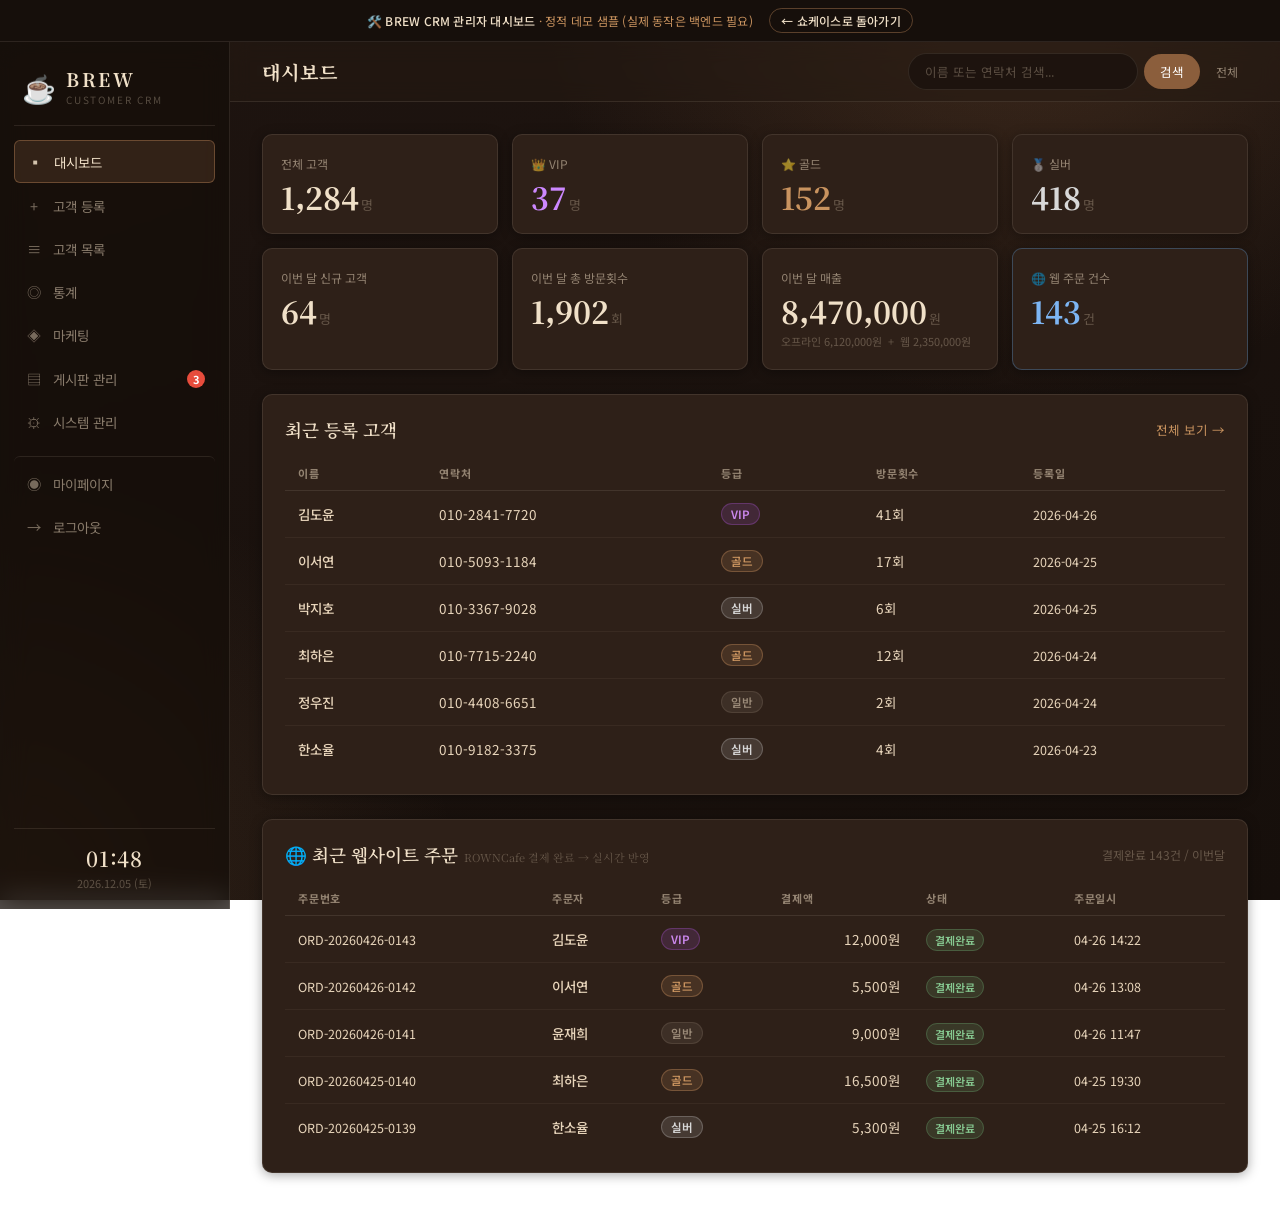
<file: docs/sample-brewcrm.html>
<!DOCTYPE html>
<html lang="ko">
<head>
<meta charset="UTF-8" />
<meta name="viewport" content="width=device-width, initial-scale=1.0" />
<title>BREW CRM — 관리자 대시보드 샘플</title>
<meta name="description" content="BREW CRM 사장·직원용 관리자 대시보드 정적 샘플 — 실제 화면을 백엔드 없이 미리보기로 재현했습니다." />
<link rel="preconnect" href="https://fonts.googleapis.com" />
<link rel="preconnect" href="https://fonts.gstatic.com" crossorigin />
<link href="https://fonts.googleapis.com/css2?family=Noto+Serif+KR:wght@400;600;700&family=Noto+Sans+KR:wght@300;400;500;700&display=swap" rel="stylesheet" />
<style>
  :root{
    --bg:#1e1410; --bg-mid:#261a13; --bg-card:#2e2018; --bg-hover:#362517;
    --brown:#8B5E3C; --brown-light:#B07D52; --brown-hi:#C9935F;
    --cream:#F0E0C8; --cream-mid:rgba(240,224,200,0.08);
    --border:rgba(240,224,200,0.10); --border-hi:rgba(176,125,82,0.45);
    --text:#E8D5BB; --text-dim:rgba(232,213,187,0.55); --text-faint:rgba(232,213,187,0.30);
    --sidebar-w:230px; --topbar-h:60px; --radius:10px; --radius-sm:6px;
    --shadow:0 2px 12px rgba(0,0,0,0.35);
    --serif:'Noto Serif KR',serif; --sans:'Noto Sans KR',sans-serif;
  }
  *,*::before,*::after{box-sizing:border-box;margin:0;padding:0}
  html,body{height:100%}
  body{font-family:var(--sans);font-size:14px;color:var(--text);
    background:
      radial-gradient(70% 90% at 80% -5%,rgba(139,94,60,.32),transparent 55%),
      radial-gradient(60% 80% at 0% 100%,rgba(176,125,82,.18),transparent 60%),
      linear-gradient(160deg,var(--bg),#160f0b);
    background-attachment:fixed;-webkit-font-smoothing:antialiased}
  a{color:inherit;text-decoration:none}
  ::selection{background:var(--brown);color:#fff}

  /* 데모 바 */
  .demobar{position:sticky;top:0;z-index:100;display:flex;align-items:center;justify-content:center;gap:1rem;flex-wrap:wrap;
    padding:.5rem 1rem;font-size:12px;letter-spacing:.02em;background:#160f0b;color:var(--brown-hi);
    border-bottom:1px solid var(--border)}
  .demobar b{color:var(--cream);font-weight:500}
  .demobar a{display:inline-flex;align-items:center;gap:.35rem;font-weight:500;color:var(--cream);
    border:1px solid var(--border-hi);border-radius:999px;padding:.2rem .7rem;transition:background .2s}
  .demobar a:hover{background:rgba(176,125,82,.2)}

  #app{display:flex;min-height:calc(100vh - 33px)}

  /* 사이드바 */
  #sidebar{width:var(--sidebar-w);flex:0 0 auto;background:rgba(20,14,10,.72);backdrop-filter:blur(14px) saturate(140%);
    border-right:1px solid var(--border);display:flex;flex-direction:column;padding:18px 14px;
    position:sticky;top:33px;height:calc(100vh - 33px)}
  #sidebar-logo{display:flex;align-items:center;gap:10px;padding:6px 8px 18px;border-bottom:1px solid var(--border);margin-bottom:14px}
  .logo-icon{font-size:1.7rem}
  .logo-title{font-family:var(--serif);font-weight:700;font-size:1.15rem;letter-spacing:.14em;color:var(--cream)}
  .logo-sub{font-size:10px;letter-spacing:.18em;text-transform:uppercase;color:var(--text-faint)}
  #sidebar-nav{display:flex;flex-direction:column;gap:2px;flex:1}
  .nav-item{display:flex;align-items:center;gap:11px;padding:10px 12px;border-radius:var(--radius-sm);
    color:var(--text-dim);font-size:13.5px;transition:.18s ease;position:relative}
  .nav-item:hover{background:var(--cream-mid);color:var(--text)}
  .nav-item.active{background:rgba(176,125,82,.18);color:var(--cream);border:1px solid var(--border-hi)}
  .nav-icon{width:16px;text-align:center;opacity:.85;font-size:.9rem}
  .nav-badge{position:absolute;right:10px;top:50%;transform:translateY(-50%);background:#e74c3c;color:#fff;
    font-size:11px;font-weight:700;border-radius:10px;padding:1px 6px;min-width:18px;text-align:center;line-height:16px}
  #sidebar-footer{margin-top:12px;padding-top:14px;border-top:1px solid var(--border);text-align:center}
  .sidebar-time{font-family:var(--serif);font-size:1.3rem;font-weight:600;color:var(--cream);letter-spacing:.04em}
  .sidebar-date{font-size:11px;color:var(--text-faint);margin-top:2px}

  /* 메인 */
  #main-wrap{flex:1;min-width:0;display:flex;flex-direction:column}
  #topbar{height:var(--topbar-h);display:flex;align-items:center;justify-content:space-between;gap:1rem;
    padding:0 clamp(1rem,3vw,2rem);background:rgba(38,26,19,.55);backdrop-filter:blur(10px);
    border-bottom:1px solid var(--border);position:sticky;top:33px;z-index:20}
  #topbar-title{font-family:var(--serif);font-weight:700;font-size:1.2rem;color:var(--cream)}
  #topbar-search{display:flex;gap:.4rem;align-items:center}
  #topbar-search input{background:rgba(20,14,10,.6);border:1px solid var(--border);border-radius:999px;
    padding:.5rem 1rem;font-size:12.5px;color:var(--text);font-family:inherit;width:min(230px,40vw)}
  #topbar-search input::placeholder{color:var(--text-faint)}
  #topbar-search button{background:var(--brown);color:#fff;border:0;border-radius:999px;padding:.5rem 1rem;font-size:12.5px;cursor:pointer;font-family:inherit}
  .btn-reset{font-size:12px;color:var(--text-dim);padding:.5rem .6rem}
  .content{padding:clamp(1.2rem,3vw,2rem);max-width:1200px;width:100%}

  /* 통계 카드 */
  .stat-grid{display:grid;grid-template-columns:repeat(auto-fill,minmax(190px,1fr));gap:14px;margin-bottom:24px}
  .stat-card{background:var(--bg-card);border:1px solid var(--border);border-radius:var(--radius);padding:20px 18px;
    box-shadow:var(--shadow);transition:.2s ease}
  .stat-card:hover{border-color:var(--border-hi);transform:translateY(-3px)}
  .stat-label{font-size:12px;color:var(--text-dim);margin-bottom:10px}
  .stat-value{font-family:var(--serif);font-weight:700;font-size:1.9rem;color:var(--cream);line-height:1}
  .stat-value .u{font-size:13px;color:var(--text-faint);font-family:var(--sans);font-weight:400;margin-left:2px}
  .stat-sub{font-size:11px;color:var(--text-faint);margin-top:7px}

  /* 글래스 카드 + 테이블 */
  .glass-card{background:var(--bg-card);border:1px solid var(--border);border-radius:var(--radius);padding:22px;box-shadow:var(--shadow);margin-bottom:24px}
  .card-header{display:flex;align-items:center;justify-content:space-between;gap:1rem;margin-bottom:14px;flex-wrap:wrap}
  .card-header h3{font-family:var(--serif);font-weight:600;font-size:1.1rem;color:var(--cream)}
  .card-header h3 .muted{font-size:11px;font-weight:400;color:var(--text-faint);margin-left:6px}
  .card-link{font-size:12.5px;color:var(--brown-hi)}
  .card-meta{font-size:12px;color:var(--text-faint)}
  .crm-table{width:100%;border-collapse:collapse;font-size:13.5px}
  .crm-table th{text-align:left;padding:9px 13px;font-size:11px;letter-spacing:.07em;text-transform:uppercase;
    color:var(--text-dim);border-bottom:1px solid var(--border)}
  .crm-table td{padding:12px 13px;color:var(--text);border-bottom:1px solid rgba(240,224,200,0.05);vertical-align:middle}
  .crm-table tbody tr:hover td{background:var(--cream-mid)}
  .crm-table tbody tr:last-child td{border-bottom:none}
  .td-name{font-weight:500}
  .td-muted{color:var(--text-dim)}
  .td-faint{color:var(--text-faint);font-size:12.5px}
  .num{text-align:right;font-variant-numeric:tabular-nums}
  .grade-badge{display:inline-block;font-size:11.5px;font-weight:600;padding:2px 9px;border-radius:999px}
  .grade-일반{background:rgba(240,224,200,0.08);color:var(--text-dim);border:1px solid var(--border)}
  .grade-실버{background:rgba(216,216,216,0.14);color:#d8d8d8;border:1px solid rgba(216,216,216,0.25)}
  .grade-골드{background:rgba(176,125,82,0.20);color:var(--brown-hi);border:1px solid var(--border-hi)}
  .grade-VIP{background:rgba(160,80,200,0.18);color:#cc88ee;border:1px solid rgba(160,80,200,0.35)}
  .pill{font-size:11px;font-weight:600;padding:2px 8px;border-radius:999px}
  .pill-paid{background:rgba(110,180,120,0.16);color:#86c890;border:1px solid rgba(110,180,120,0.3)}

  @media(max-width:780px){
    #sidebar{position:fixed;left:-260px;transition:left .25s ease}
    #app{display:block}
    .stat-value{font-size:1.6rem}
  }
  :focus-visible{outline:2px solid var(--brown-hi);outline-offset:2px;border-radius:4px}
</style>
</head>
<body>

<div class="demobar">
  <span>🛠️ <b>BREW CRM 관리자 대시보드</b> · 정적 데모 샘플 (실제 동작은 백엔드 필요)</span>
  <a href="index.html">← 쇼케이스로 돌아가기</a>
</div>

<div id="app">
  <!-- 사이드바 -->
  <aside id="sidebar">
    <a href="#" id="sidebar-logo">
      <span class="logo-icon">☕</span>
      <div><div class="logo-title">BREW</div><div class="logo-sub">Customer CRM</div></div>
    </a>
    <nav id="sidebar-nav">
      <a href="#" class="nav-item active"><span class="nav-icon">▪</span> 대시보드</a>
      <a href="#" class="nav-item"><span class="nav-icon">+</span> 고객 등록</a>
      <a href="#" class="nav-item"><span class="nav-icon">≡</span> 고객 목록</a>
      <a href="#" class="nav-item"><span class="nav-icon">◎</span> 통계</a>
      <a href="#" class="nav-item"><span class="nav-icon">◈</span> 마케팅</a>
      <a href="#" class="nav-item"><span class="nav-icon">▤</span> 게시판 관리<span class="nav-badge">3</span></a>
      <a href="#" class="nav-item"><span class="nav-icon">⚙</span> 시스템 관리</a>
      <a href="#" class="nav-item" style="margin-top:12px;border-top:1px solid var(--border);padding-top:16px"><span class="nav-icon">◉</span> 마이페이지</a>
      <a href="#" class="nav-item"><span class="nav-icon">→</span> 로그아웃</a>
    </nav>
    <div id="sidebar-footer">
      <div class="sidebar-time" id="clock">--:--</div>
      <div class="sidebar-date" id="date">로딩 중…</div>
    </div>
  </aside>

  <!-- 메인 -->
  <div id="main-wrap">
    <header id="topbar">
      <div id="topbar-title">대시보드</div>
      <form id="topbar-search" onsubmit="return false">
        <input type="text" placeholder="이름 또는 연락처 검색..." aria-label="고객 검색" />
        <button type="submit">검색</button>
        <a href="#" class="btn-reset">전체</a>
      </form>
    </header>

    <div class="content">
      <!-- 통계 카드 -->
      <div class="stat-grid">
        <div class="stat-card"><div class="stat-label">전체 고객</div><div class="stat-value">1,284<span class="u">명</span></div></div>
        <div class="stat-card"><div class="stat-label">👑 VIP</div><div class="stat-value" style="color:#cc88ff">37<span class="u">명</span></div></div>
        <div class="stat-card"><div class="stat-label">⭐ 골드</div><div class="stat-value" style="color:var(--brown-hi)">152<span class="u">명</span></div></div>
        <div class="stat-card"><div class="stat-label">🥈 실버</div><div class="stat-value" style="color:#d8d8d8">418<span class="u">명</span></div></div>
        <div class="stat-card"><div class="stat-label">이번 달 신규 고객</div><div class="stat-value">64<span class="u">명</span></div></div>
        <div class="stat-card"><div class="stat-label">이번 달 총 방문횟수</div><div class="stat-value">1,902<span class="u">회</span></div></div>
        <div class="stat-card"><div class="stat-label">이번 달 매출</div><div class="stat-value">8,470,000<span class="u">원</span></div><div class="stat-sub">오프라인 6,120,000원 &nbsp;+&nbsp; 웹 2,350,000원</div></div>
        <div class="stat-card" style="border-color:rgba(100,180,255,0.28)"><div class="stat-label">🌐 웹 주문 건수</div><div class="stat-value" style="color:rgba(130,190,255,0.95)">143<span class="u">건</span></div></div>
      </div>

      <!-- 최근 등록 고객 -->
      <div class="glass-card">
        <div class="card-header"><h3>최근 등록 고객</h3><a href="#" class="card-link">전체 보기 →</a></div>
        <table class="crm-table">
          <thead><tr><th>이름</th><th>연락처</th><th>등급</th><th>방문횟수</th><th>등록일</th></tr></thead>
          <tbody>
            <tr><td class="td-name">김도윤</td><td class="td-muted">010-2841-7720</td><td><span class="grade-badge grade-VIP">VIP</span></td><td class="td-muted">41회</td><td class="td-faint">2026-04-26</td></tr>
            <tr><td class="td-name">이서연</td><td class="td-muted">010-5093-1184</td><td><span class="grade-badge grade-골드">골드</span></td><td class="td-muted">17회</td><td class="td-faint">2026-04-25</td></tr>
            <tr><td class="td-name">박지호</td><td class="td-muted">010-3367-9028</td><td><span class="grade-badge grade-실버">실버</span></td><td class="td-muted">6회</td><td class="td-faint">2026-04-25</td></tr>
            <tr><td class="td-name">최하은</td><td class="td-muted">010-7715-2240</td><td><span class="grade-badge grade-골드">골드</span></td><td class="td-muted">12회</td><td class="td-faint">2026-04-24</td></tr>
            <tr><td class="td-name">정우진</td><td class="td-muted">010-4408-6651</td><td><span class="grade-badge grade-일반">일반</span></td><td class="td-muted">2회</td><td class="td-faint">2026-04-24</td></tr>
            <tr><td class="td-name">한소율</td><td class="td-muted">010-9182-3375</td><td><span class="grade-badge grade-실버">실버</span></td><td class="td-muted">4회</td><td class="td-faint">2026-04-23</td></tr>
          </tbody>
        </table>
      </div>

      <!-- 최근 웹사이트 주문 -->
      <div class="glass-card">
        <div class="card-header">
          <h3>🌐 최근 웹사이트 주문<span class="muted">ROWNCafe 결제 완료 → 실시간 반영</span></h3>
          <span class="card-meta">결제완료 143건 / 이번달</span>
        </div>
        <table class="crm-table">
          <thead><tr><th>주문번호</th><th>주문자</th><th>등급</th><th class="num">결제액</th><th>상태</th><th>주문일시</th></tr></thead>
          <tbody>
            <tr><td class="td-faint">ORD-20260426-0143</td><td class="td-name">김도윤</td><td><span class="grade-badge grade-VIP">VIP</span></td><td class="num">12,000원</td><td><span class="pill pill-paid">결제완료</span></td><td class="td-faint">04-26 14:22</td></tr>
            <tr><td class="td-faint">ORD-20260426-0142</td><td class="td-name">이서연</td><td><span class="grade-badge grade-골드">골드</span></td><td class="num">5,500원</td><td><span class="pill pill-paid">결제완료</span></td><td class="td-faint">04-26 13:08</td></tr>
            <tr><td class="td-faint">ORD-20260426-0141</td><td class="td-name">윤재희</td><td><span class="grade-badge grade-일반">일반</span></td><td class="num">9,000원</td><td><span class="pill pill-paid">결제완료</span></td><td class="td-faint">04-26 11:47</td></tr>
            <tr><td class="td-faint">ORD-20260425-0140</td><td class="td-name">최하은</td><td><span class="grade-badge grade-골드">골드</span></td><td class="num">16,500원</td><td><span class="pill pill-paid">결제완료</span></td><td class="td-faint">04-25 19:30</td></tr>
            <tr><td class="td-faint">ORD-20260425-0139</td><td class="td-name">한소율</td><td><span class="grade-badge grade-실버">실버</span></td><td class="num">5,300원</td><td><span class="pill pill-paid">결제완료</span></td><td class="td-faint">04-25 16:12</td></tr>
          </tbody>
        </table>
      </div>
    </div>
  </div>
</div>

<script>
  // 사이드바 시계
  function tick(){
    const n=new Date();
    const hh=String(n.getHours()).padStart(2,'0'), mm=String(n.getMinutes()).padStart(2,'0');
    const days=['일','월','화','수','목','금','토'];
    const c=document.getElementById('clock'), d=document.getElementById('date');
    if(c) c.textContent=hh+':'+mm;
    if(d) d.textContent=`${n.getFullYear()}.${String(n.getMonth()+1).padStart(2,'0')}.${String(n.getDate()).padStart(2,'0')} (${days[n.getDay()]})`;
  }
  tick(); setInterval(tick,10000);
</script>
</body>
</html>
</file>
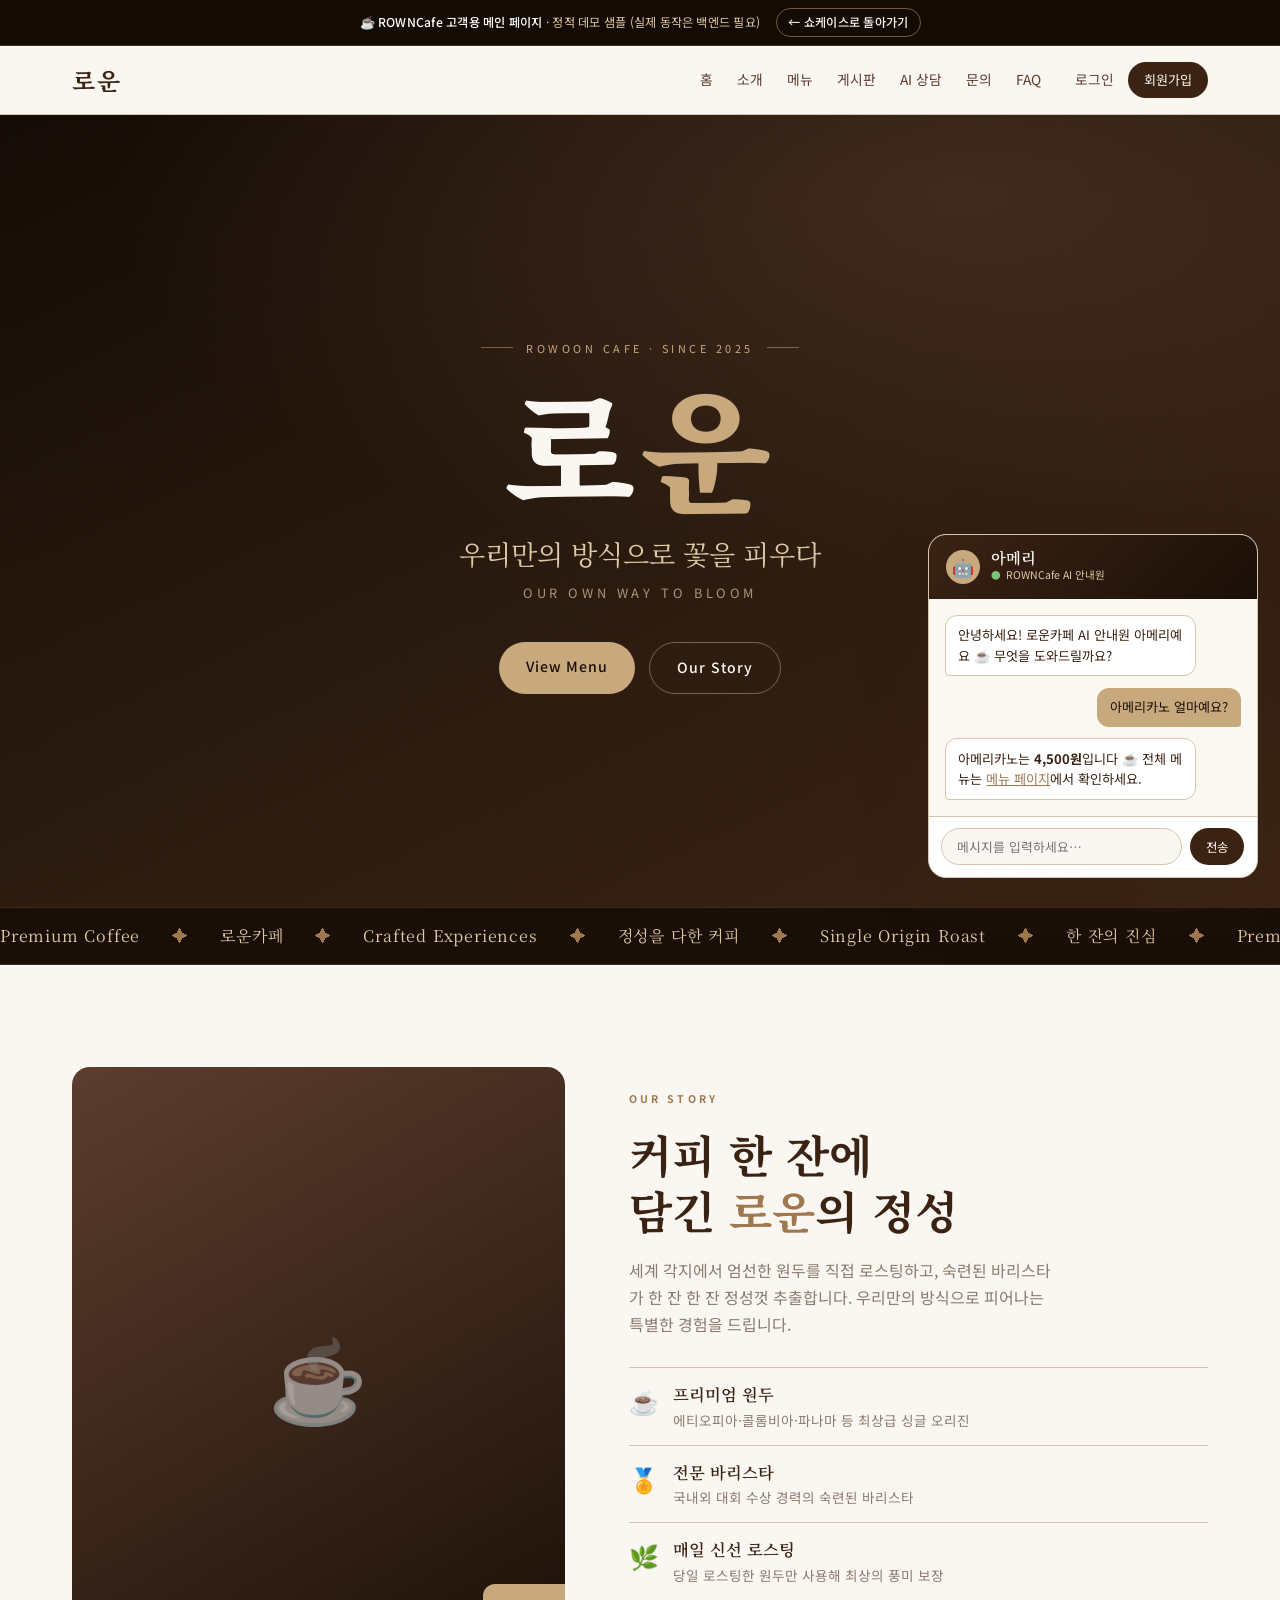
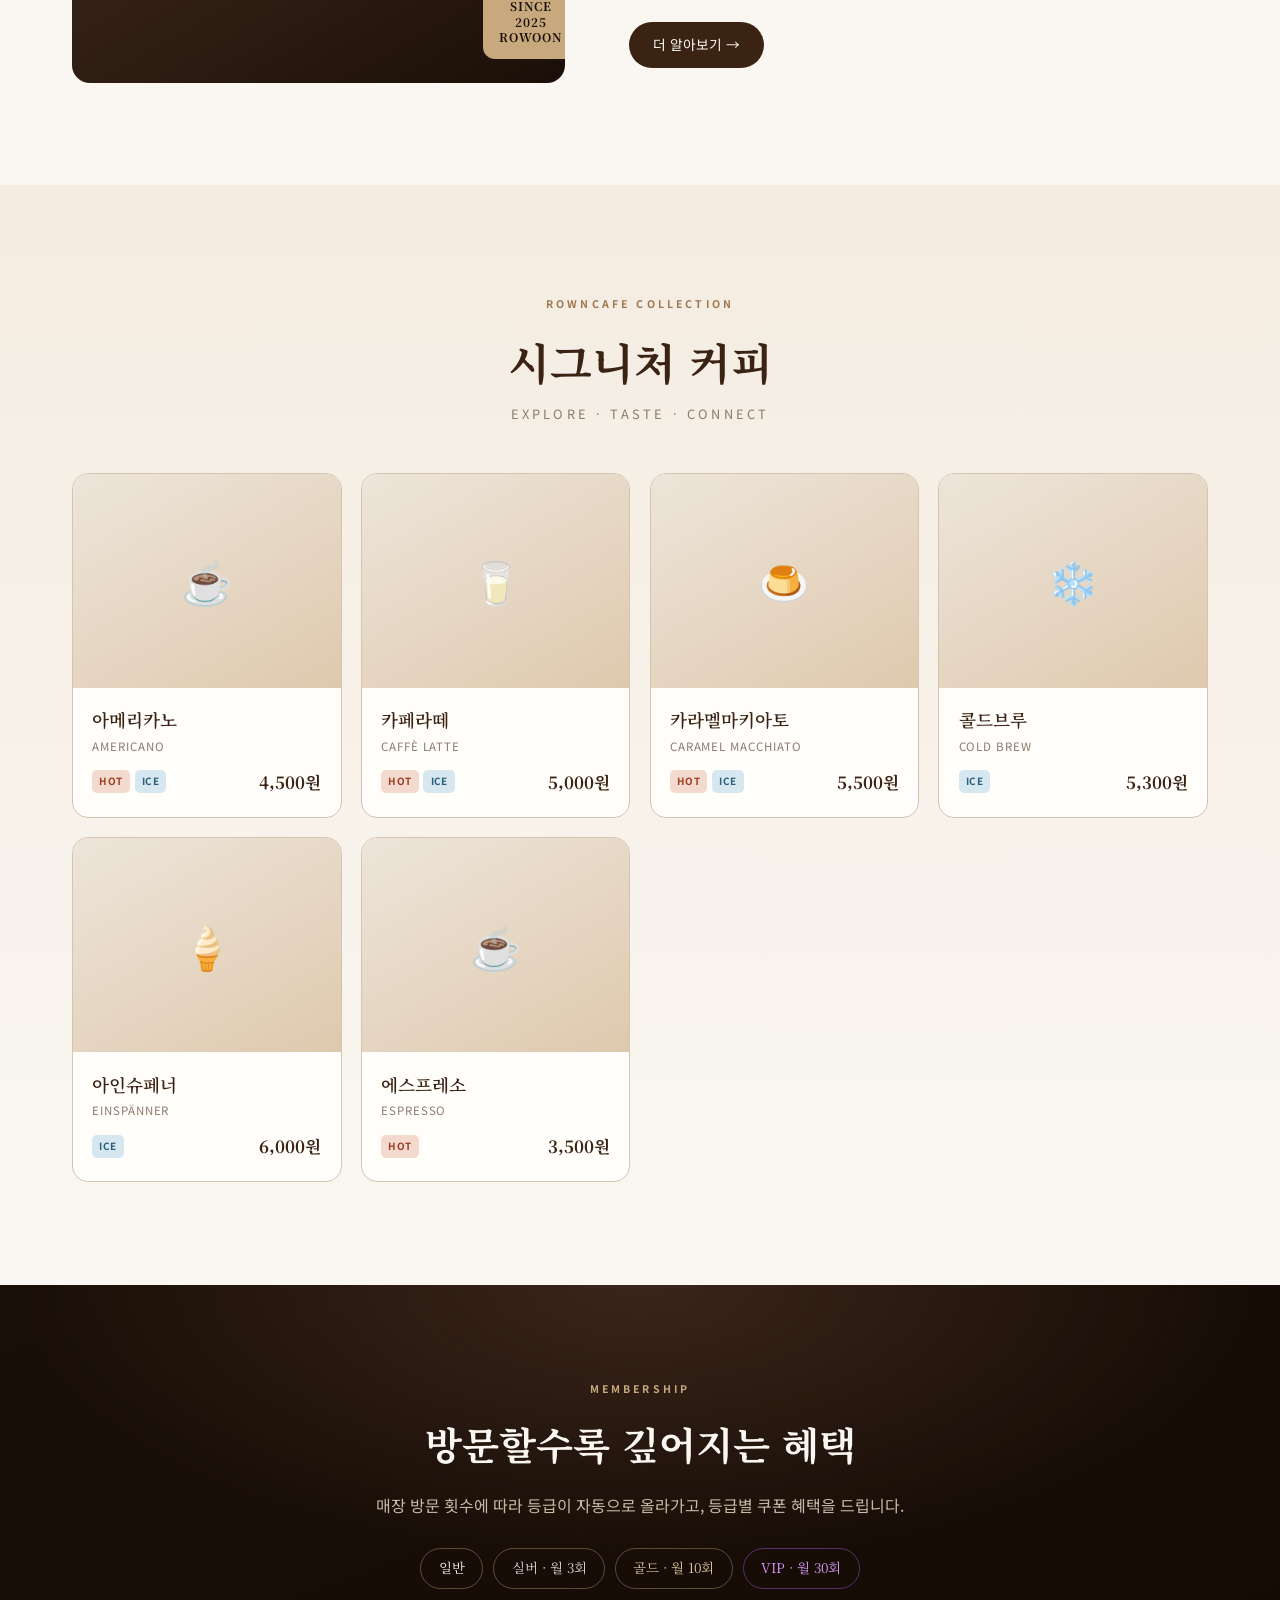
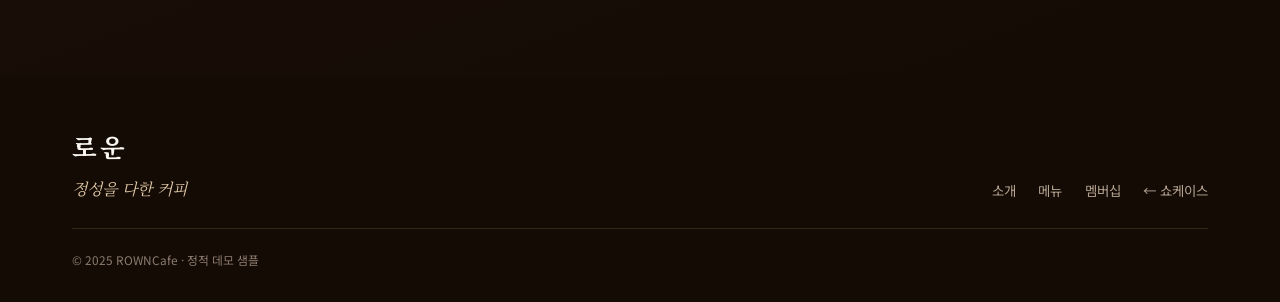
<file: docs/sample-rowncafe.html>
<!DOCTYPE html>
<html lang="ko">
<head>
<meta charset="UTF-8" />
<meta name="viewport" content="width=device-width, initial-scale=1.0" />
<title>ROWNCafe — 메인 페이지 샘플 · 로운</title>
<meta name="description" content="ROWNCafe 고객용 메인 페이지 정적 샘플 — 실제 화면을 백엔드 없이 미리보기로 재현했습니다." />
<link rel="preconnect" href="https://fonts.googleapis.com" />
<link rel="preconnect" href="https://fonts.gstatic.com" crossorigin />
<link href="https://fonts.googleapis.com/css2?family=Noto+Serif+KR:wght@300;400;500;700;900&family=Noto+Sans+KR:wght@300;400;500;700&display=swap" rel="stylesheet" />
<style>
  :root{
    --espresso-950:#140B05; --espresso-900:#1A0F07; --espresso-800:#2A1A0E;
    --espresso-700:#3B2314; --espresso-600:#5C3D2E;
    --gold:#C8A97E; --gold-bright:#E0C9A6; --gold-deep:#A07850;
    --cream:#FAF7F2; --beige:#EDE5DA; --line:#D4C4B0; --muted:#8C7B6E;
    --serif:'Noto Serif KR',serif; --sans:'Noto Sans KR',sans-serif;
    --ease:cubic-bezier(.22,.61,.36,1);
  }
  *,*::before,*::after{box-sizing:border-box;margin:0;padding:0}
  html{font-size:clamp(15px,.5vw+.7rem,18px);scroll-behavior:smooth}
  body{font-family:var(--sans);background:var(--cream);color:var(--espresso-700);line-height:1.7;-webkit-font-smoothing:antialiased}
  img,svg{display:block;max-width:100%}
  a{color:inherit;text-decoration:none}
  ::selection{background:var(--gold);color:var(--espresso-900)}

  /* ── 데모 안내 바 ── */
  .demobar{
    position:sticky;top:0;z-index:100;display:flex;align-items:center;justify-content:center;gap:1rem;
    flex-wrap:wrap;padding:.5rem 1rem;font-size:.76rem;letter-spacing:.02em;
    background:var(--espresso-950);color:var(--gold-bright);border-bottom:1px solid rgba(200,169,126,.25)}
  .demobar b{color:#fff;font-weight:500}
  .demobar a{display:inline-flex;align-items:center;gap:.35rem;font-weight:500;color:var(--cream);
    border:1px solid rgba(200,169,126,.5);border-radius:999px;padding:.2rem .7rem;transition:background .2s}
  .demobar a:hover{background:rgba(200,169,126,.18)}

  /* ── 헤더 ── */
  .site-header{position:sticky;top:35px;z-index:90;background:rgba(250,247,242,.9);
    backdrop-filter:blur(12px) saturate(140%);border-bottom:1px solid var(--line)}
  .header-inner{max-width:1200px;margin:0 auto;display:flex;align-items:center;justify-content:space-between;
    padding:.85rem clamp(1rem,3vw,2rem)}
  .header-logo{font-family:var(--serif);font-weight:700;font-size:1.5rem;letter-spacing:.1em;color:var(--espresso-700)}
  .header-nav{display:flex;align-items:center;gap:1.5rem}
  .nav-link{font-size:.86rem;color:var(--espresso-600);transition:color .2s;position:relative}
  .nav-link:hover{color:var(--gold-deep)}
  .nav-auth{display:flex;align-items:center;gap:.9rem;margin-left:.6rem}
  .btn-register{font-size:.82rem;background:var(--espresso-700);color:var(--cream);padding:.45rem 1rem;border-radius:999px;transition:background .2s}
  .btn-register:hover{background:var(--gold-deep)}
  @media(max-width:880px){.header-nav .nav-link:not(.keep){display:none}.nav-auth{margin-left:0}}

  /* ── 히어로 ── */
  .hero{position:relative;min-height:88vh;display:flex;align-items:center;justify-content:center;text-align:center;overflow:hidden;
    background:
      radial-gradient(120% 90% at 75% 10%,rgba(92,61,46,.5),transparent 55%),
      linear-gradient(155deg,var(--espresso-950),var(--espresso-800) 55%,var(--espresso-700));}
  .hero::after{content:"";position:absolute;inset:0;opacity:.05;mix-blend-mode:overlay;pointer-events:none;
    background-image:url("data:image/svg+xml,%3Csvg xmlns='http://www.w3.org/2000/svg' width='140' height='140'%3E%3Cfilter id='n'%3E%3CfeTurbulence type='fractalNoise' baseFrequency='.9'/%3E%3C/filter%3E%3Crect width='100%25' height='100%25' filter='url(%23n)'/%3E%3C/svg%3E")}
  .hero-inner{position:relative;z-index:2;padding:2rem 1.5rem}
  .hero-eyebrow{font-size:.68rem;letter-spacing:.32em;text-transform:uppercase;color:var(--gold);
    display:inline-flex;align-items:center;gap:.8rem;margin-bottom:1.4rem}
  .hero-eyebrow::before,.hero-eyebrow::after{content:"";width:32px;height:1px;background:rgba(200,169,126,.5)}
  .hero h1{font-family:var(--serif);font-weight:900;font-size:clamp(4rem,14vw,8.5rem);line-height:.95;color:var(--cream);letter-spacing:.04em}
  .hero h1 em{font-style:normal;color:var(--gold)}
  .hero .sub-ko{font-family:var(--serif);font-size:clamp(1.1rem,2.6vw,1.7rem);color:var(--gold-bright);margin:1.4rem 0 .3rem}
  .hero .sub-en{font-size:.8rem;letter-spacing:.28em;text-transform:uppercase;color:rgba(224,201,166,.7)}
  .hero-cta{display:flex;gap:.9rem;justify-content:center;flex-wrap:wrap;margin-top:2.4rem}
  .cta{padding:.8rem 1.7rem;border-radius:999px;font-size:.88rem;font-weight:500;letter-spacing:.06em;transition:transform .25s var(--ease),background .25s}
  .cta-fill{background:var(--gold);color:var(--espresso-900)}
  .cta-fill:hover{transform:translateY(-2px);background:var(--gold-bright)}
  .cta-ghost{border:1px solid rgba(200,169,126,.5);color:var(--cream)}
  .cta-ghost:hover{transform:translateY(-2px);background:rgba(200,169,126,.12)}

  /* ── 마퀴 ── */
  .strip{background:var(--espresso-900);overflow:hidden;padding:.9rem 0;border-block:1px solid rgba(200,169,126,.18)}
  .strip-inner{display:flex;gap:2rem;white-space:nowrap;width:max-content;animation:marquee 28s linear infinite}
  .strip-item{font-family:var(--serif);font-size:1rem;color:var(--gold-bright);letter-spacing:.05em}
  .strip-dot{color:var(--gold-deep)}
  @keyframes marquee{to{transform:translateX(-50%)}}

  .wrap{max-width:1200px;margin:0 auto;padding-inline:clamp(1rem,4vw,2rem)}
  .eyebrow{font-size:.66rem;letter-spacing:.3em;text-transform:uppercase;color:var(--gold-deep);font-weight:700}

  /* ── 스토리 ── */
  .story{padding:clamp(4rem,8vw,6.5rem) 0}
  .story-grid{display:grid;grid-template-columns:.85fr 1fr;gap:clamp(2rem,5vw,4rem);align-items:center}
  .story-img{position:relative;aspect-ratio:4/5;border-radius:18px;overflow:hidden;
    background:linear-gradient(150deg,var(--espresso-600),var(--espresso-900));display:grid;place-items:center}
  .story-img .cupmark{font-size:5rem;opacity:.55}
  .story-img .badge{position:absolute;right:-14px;bottom:24px;background:var(--gold);color:var(--espresso-900);
    font-family:var(--serif);font-weight:700;font-size:.74rem;line-height:1.3;text-align:center;padding:.9rem 1rem;border-radius:12px;letter-spacing:.06em}
  .story h2{font-family:var(--serif);font-weight:700;font-size:clamp(1.8rem,4vw,2.8rem);line-height:1.25;margin:1rem 0 1.2rem}
  .story h2 em{font-style:normal;color:var(--gold-deep)}
  .story p.desc{color:var(--muted);margin-bottom:1.8rem;max-width:48ch}
  .feat{display:flex;gap:.9rem;align-items:flex-start;padding:.8rem 0;border-top:1px solid var(--line)}
  .feat-ico{font-size:1.5rem;flex:0 0 auto}
  .feat-t{font-family:var(--serif);font-weight:600;font-size:1.02rem}
  .feat-d{font-size:.85rem;color:var(--muted)}
  .btn-dark{display:inline-block;margin-top:1.4rem;background:var(--espresso-700);color:var(--cream);
    padding:.7rem 1.5rem;border-radius:999px;font-size:.86rem;transition:background .2s}
  .btn-dark:hover{background:var(--gold-deep)}
  @media(max-width:820px){.story-grid{grid-template-columns:1fr}.story-img{max-width:380px;margin-inline:auto}}

  /* ── 메뉴 미리보기 ── */
  .menu{padding:clamp(4rem,8vw,6.5rem) 0;background:linear-gradient(180deg,#F4ECE1,var(--cream))}
  .sec-head{text-align:center;margin-bottom:3rem}
  .sec-head h2{font-family:var(--serif);font-weight:700;font-size:clamp(1.8rem,4vw,2.7rem);margin:.6rem 0 .3rem}
  .sec-head .sub{font-size:.8rem;letter-spacing:.25em;text-transform:uppercase;color:var(--muted)}
  .menu-grid{display:grid;grid-template-columns:repeat(auto-fill,minmax(220px,1fr));gap:1.2rem}
  .mcard{background:#FFFEFB;border:1px solid var(--line);border-radius:16px;overflow:hidden;transition:transform .3s var(--ease),box-shadow .3s}
  .mcard:hover{transform:translateY(-5px);box-shadow:0 22px 44px -24px rgba(58,35,20,.45)}
  .mcard-img{aspect-ratio:5/4;display:grid;place-items:center;font-size:2.6rem;
    background:linear-gradient(150deg,var(--beige),#DFC9AE)}
  .mcard-body{padding:1.1rem 1.2rem 1.3rem}
  .mcard h4{font-family:var(--serif);font-weight:600;font-size:1.1rem;margin-bottom:.1rem}
  .mcard .en{font-size:.72rem;letter-spacing:.08em;color:var(--muted);text-transform:uppercase;margin-bottom:.7rem}
  .mcard .row{display:flex;align-items:center;justify-content:space-between}
  .mcard .price{font-family:var(--serif);font-weight:700;font-size:1.05rem;color:var(--espresso-700)}
  .temp{display:flex;gap:.3rem}
  .temp span{font-size:.62rem;font-weight:700;letter-spacing:.04em;padding:.18rem .45rem;border-radius:5px}
  .temp .h{background:#F3D9CE;color:#9A3F22}
  .temp .i{background:#D7E7F0;color:#27617A}

  /* ── 멤버십 띠 ── */
  .memb{padding:clamp(3.5rem,7vw,5.5rem) 0;
    background:radial-gradient(80% 120% at 50% 0%,rgba(92,61,46,.5),transparent 60%),linear-gradient(160deg,var(--espresso-900),var(--espresso-950));color:var(--cream)}
  .memb-inner{text-align:center;max-width:640px;margin:0 auto}
  .memb h2{font-family:var(--serif);font-weight:700;font-size:clamp(1.7rem,3.6vw,2.4rem);margin:.7rem 0 1rem}
  .memb p{color:#C9B9A6;margin-bottom:1.8rem}
  .tiers{display:flex;gap:.6rem;justify-content:center;flex-wrap:wrap}
  .tier{font-family:var(--serif);font-size:.84rem;padding:.5rem 1.1rem;border-radius:999px;border:1px solid rgba(200,169,126,.4)}
  .tier.s{color:#D8D8D8}.tier.g{color:var(--gold-bright)}.tier.v{color:#dd99ff;border-color:rgba(160,80,200,.5)}

  /* ── 푸터 ── */
  .footer{background:var(--espresso-950);color:#B6A593;padding:3rem 0 2rem}
  .footer .top{display:flex;justify-content:space-between;align-items:flex-end;flex-wrap:wrap;gap:1rem;
    padding-bottom:1.6rem;border-bottom:1px solid rgba(200,169,126,.18)}
  .footer .logo{font-family:var(--serif);font-weight:700;font-size:1.6rem;letter-spacing:.12em;color:var(--cream)}
  .footer .links{display:flex;gap:1.4rem;flex-wrap:wrap;font-size:.84rem}
  .footer .bottom{padding-top:1.3rem;font-size:.74rem;color:var(--muted)}

  /* ── AI 챗봇 위젯 (아메리) ── */
  .chatbot{position:fixed;right:1.4rem;bottom:1.4rem;z-index:95;width:min(330px,calc(100vw - 2rem));
    background:#FFFEFB;border:1px solid var(--line);border-radius:18px;overflow:hidden;
    box-shadow:0 24px 60px -20px rgba(58,35,20,.5);transform-origin:bottom right}
  .cb-head{display:flex;align-items:center;gap:.7rem;padding:.9rem 1.1rem;
    background:linear-gradient(135deg,var(--espresso-700),var(--espresso-900));color:var(--cream)}
  .cb-ava{width:34px;height:34px;border-radius:50%;background:var(--gold);display:grid;place-items:center;font-size:1.1rem;flex:0 0 auto}
  .cb-name{font-family:var(--serif);font-weight:600;font-size:.96rem;line-height:1.1}
  .cb-stat{font-size:.66rem;color:var(--gold-bright)}
  .cb-stat::before{content:"●";color:#7BC47B;margin-right:.3rem;font-size:.6rem}
  .cb-body{padding:1rem;display:flex;flex-direction:column;gap:.7rem;background:#FBF7F1;max-height:230px;overflow:auto}
  .bubble{font-size:.82rem;line-height:1.55;padding:.6rem .8rem;border-radius:12px;max-width:85%}
  .bot{align-self:flex-start;background:#fff;border:1px solid var(--line);border-bottom-left-radius:4px}
  .me{align-self:flex-end;background:var(--gold);color:var(--espresso-900);border-bottom-right-radius:4px}
  .bot a{color:var(--gold-deep);text-decoration:underline}
  .cb-input{display:flex;gap:.5rem;padding:.7rem .8rem;border-top:1px solid var(--line);background:#fff}
  .cb-input input{flex:1;border:1px solid var(--line);border-radius:999px;padding:.5rem .9rem;font-size:.8rem;font-family:inherit;background:var(--cream)}
  .cb-input button{background:var(--espresso-700);color:var(--cream);border:0;border-radius:999px;padding:0 1rem;font-size:.78rem;font-family:inherit;cursor:pointer}
  @media(max-width:520px){.chatbot{right:.7rem;bottom:.7rem}}

  .reveal{opacity:0;transform:translateY(24px);transition:opacity .8s var(--ease),transform .8s var(--ease)}
  .reveal.in{opacity:1;transform:none}
  @media(prefers-reduced-motion:reduce){*{animation:none!important;transition:none!important}.reveal{opacity:1;transform:none}}
  :focus-visible{outline:2px solid var(--gold);outline-offset:3px;border-radius:4px}
</style>
</head>
<body>

<div class="demobar">
  <span>☕ <b>ROWNCafe 고객용 메인 페이지</b> · 정적 데모 샘플 (실제 동작은 백엔드 필요)</span>
  <a href="index.html">← 쇼케이스로 돌아가기</a>
</div>

<!-- 헤더 -->
<header class="site-header">
  <div class="header-inner">
    <a href="#top" class="header-logo">로운</a>
    <nav class="header-nav">
      <a href="#top" class="nav-link keep">홈</a>
      <a href="#story" class="nav-link">소개</a>
      <a href="#menu" class="nav-link">메뉴</a>
      <a href="#" class="nav-link">게시판</a>
      <a href="#" class="nav-link">AI 상담</a>
      <a href="#" class="nav-link">문의</a>
      <a href="#" class="nav-link">FAQ</a>
      <div class="nav-auth">
        <a href="#" class="nav-link keep">로그인</a>
        <a href="#" class="btn-register">회원가입</a>
      </div>
    </nav>
  </div>
</header>

<!-- 히어로 -->
<section class="hero" id="top">
  <div class="hero-inner reveal in">
    <span class="hero-eyebrow">Rowoon Cafe · Since 2025</span>
    <h1>로<em>운</em></h1>
    <p class="sub-ko">우리만의 방식으로 꽃을 피우다</p>
    <p class="sub-en">Our Own Way to Bloom</p>
    <div class="hero-cta">
      <a href="#menu" class="cta cta-fill">View Menu</a>
      <a href="#story" class="cta cta-ghost">Our Story</a>
    </div>
  </div>
</section>

<!-- 마퀴 -->
<div class="strip" aria-hidden="true">
  <div class="strip-inner">
    <span class="strip-item">Premium Coffee</span><span class="strip-dot">✦</span>
    <span class="strip-item">로운카페</span><span class="strip-dot">✦</span>
    <span class="strip-item">Crafted Experiences</span><span class="strip-dot">✦</span>
    <span class="strip-item">정성을 다한 커피</span><span class="strip-dot">✦</span>
    <span class="strip-item">Single Origin Roast</span><span class="strip-dot">✦</span>
    <span class="strip-item">한 잔의 진심</span><span class="strip-dot">✦</span>
    <span class="strip-item">Premium Coffee</span><span class="strip-dot">✦</span>
    <span class="strip-item">로운카페</span><span class="strip-dot">✦</span>
    <span class="strip-item">Crafted Experiences</span><span class="strip-dot">✦</span>
    <span class="strip-item">정성을 다한 커피</span><span class="strip-dot">✦</span>
    <span class="strip-item">Single Origin Roast</span><span class="strip-dot">✦</span>
    <span class="strip-item">한 잔의 진심</span><span class="strip-dot">✦</span>
  </div>
</div>

<!-- 스토리 -->
<section class="story" id="story">
  <div class="wrap story-grid">
    <div class="story-img reveal">
      <span class="cupmark">☕</span>
      <span class="badge">SINCE<br>2025<br>ROWOON</span>
    </div>
    <div class="reveal">
      <span class="eyebrow">Our Story</span>
      <h2>커피 한 잔에<br>담긴 <em>로운</em>의 정성</h2>
      <p class="desc">세계 각지에서 엄선한 원두를 직접 로스팅하고, 숙련된 바리스타가 한 잔 한 잔 정성껏 추출합니다. 우리만의 방식으로 피어나는 특별한 경험을 드립니다.</p>
      <div class="feat"><span class="feat-ico">☕</span><div><div class="feat-t">프리미엄 원두</div><div class="feat-d">에티오피아·콜롬비아·파나마 등 최상급 싱글 오리진</div></div></div>
      <div class="feat"><span class="feat-ico">🏅</span><div><div class="feat-t">전문 바리스타</div><div class="feat-d">국내외 대회 수상 경력의 숙련된 바리스타</div></div></div>
      <div class="feat"><span class="feat-ico">🌿</span><div><div class="feat-t">매일 신선 로스팅</div><div class="feat-d">당일 로스팅한 원두만 사용해 최상의 풍미 보장</div></div></div>
      <a href="#" class="btn-dark">더 알아보기 →</a>
    </div>
  </div>
</section>

<!-- 메뉴 미리보기 -->
<section class="menu" id="menu">
  <div class="wrap">
    <div class="sec-head reveal">
      <span class="eyebrow">ROWNCafe Collection</span>
      <h2>시그니처 커피</h2>
      <p class="sub">Explore · Taste · Connect</p>
    </div>
    <div class="menu-grid">
      <div class="mcard reveal"><div class="mcard-img">☕</div><div class="mcard-body"><h4>아메리카노</h4><p class="en">Americano</p><div class="row"><div class="temp"><span class="h">HOT</span><span class="i">ICE</span></div><span class="price">4,500원</span></div></div></div>
      <div class="mcard reveal"><div class="mcard-img">🥛</div><div class="mcard-body"><h4>카페라떼</h4><p class="en">Caffè Latte</p><div class="row"><div class="temp"><span class="h">HOT</span><span class="i">ICE</span></div><span class="price">5,000원</span></div></div></div>
      <div class="mcard reveal"><div class="mcard-img">🍮</div><div class="mcard-body"><h4>카라멜마키아토</h4><p class="en">Caramel Macchiato</p><div class="row"><div class="temp"><span class="h">HOT</span><span class="i">ICE</span></div><span class="price">5,500원</span></div></div></div>
      <div class="mcard reveal"><div class="mcard-img">❄️</div><div class="mcard-body"><h4>콜드브루</h4><p class="en">Cold Brew</p><div class="row"><div class="temp"><span class="i">ICE</span></div><span class="price">5,300원</span></div></div></div>
      <div class="mcard reveal"><div class="mcard-img">🍦</div><div class="mcard-body"><h4>아인슈페너</h4><p class="en">Einspänner</p><div class="row"><div class="temp"><span class="i">ICE</span></div><span class="price">6,000원</span></div></div></div>
      <div class="mcard reveal"><div class="mcard-img">☕</div><div class="mcard-body"><h4>에스프레소</h4><p class="en">Espresso</p><div class="row"><div class="temp"><span class="h">HOT</span></div><span class="price">3,500원</span></div></div></div>
    </div>
  </div>
</section>

<!-- 멤버십 -->
<section class="memb">
  <div class="wrap memb-inner reveal">
    <span class="eyebrow" style="color:var(--gold)">Membership</span>
    <h2>방문할수록 깊어지는 혜택</h2>
    <p>매장 방문 횟수에 따라 등급이 자동으로 올라가고, 등급별 쿠폰 혜택을 드립니다.</p>
    <div class="tiers">
      <span class="tier">일반</span>
      <span class="tier s">실버 · 월 3회</span>
      <span class="tier g">골드 · 월 10회</span>
      <span class="tier v">VIP · 월 30회</span>
    </div>
  </div>
</section>

<!-- 푸터 -->
<footer class="footer">
  <div class="wrap">
    <div class="top">
      <div>
        <div class="logo">로운</div>
        <p style="font-family:var(--serif);font-style:italic;color:var(--gold-bright);margin-top:.4rem">정성을 다한 커피</p>
      </div>
      <div class="links">
        <a href="#story">소개</a><a href="#menu">메뉴</a><a href="#">멤버십</a><a href="index.html">← 쇼케이스</a>
      </div>
    </div>
    <div class="bottom">© 2025 ROWNCafe · 정적 데모 샘플</div>
  </div>
</footer>

<!-- AI 챗봇 위젯 -->
<aside class="chatbot reveal in" aria-label="AI 챗봇 아메리">
  <div class="cb-head">
    <div class="cb-ava">🤖</div>
    <div><div class="cb-name">아메리</div><div class="cb-stat">ROWNCafe AI 안내원</div></div>
  </div>
  <div class="cb-body">
    <div class="bubble bot">안녕하세요! 로운카페 AI 안내원 아메리예요 ☕ 무엇을 도와드릴까요?</div>
    <div class="bubble me">아메리카노 얼마예요?</div>
    <div class="bubble bot">아메리카노는 <b>4,500원</b>입니다 ☕ 전체 메뉴는 <a href="#menu">메뉴 페이지</a>에서 확인하세요.</div>
  </div>
  <div class="cb-input">
    <input type="text" placeholder="메시지를 입력하세요…" aria-label="메시지 입력" />
    <button type="button">전송</button>
  </div>
</aside>

<script>
  const reduce = matchMedia('(prefers-reduced-motion: reduce)').matches;
  if(!reduce && 'IntersectionObserver' in window){
    const io=new IntersectionObserver((es)=>{es.forEach(e=>{if(e.isIntersecting){e.target.classList.add('in');io.unobserve(e.target)}})},{threshold:.12,rootMargin:'0px 0px -8% 0px'});
    document.querySelectorAll('.reveal').forEach(el=>io.observe(el));
  } else { document.querySelectorAll('.reveal').forEach(el=>el.classList.add('in')); }
</script>
</body>
</html>
</file>
